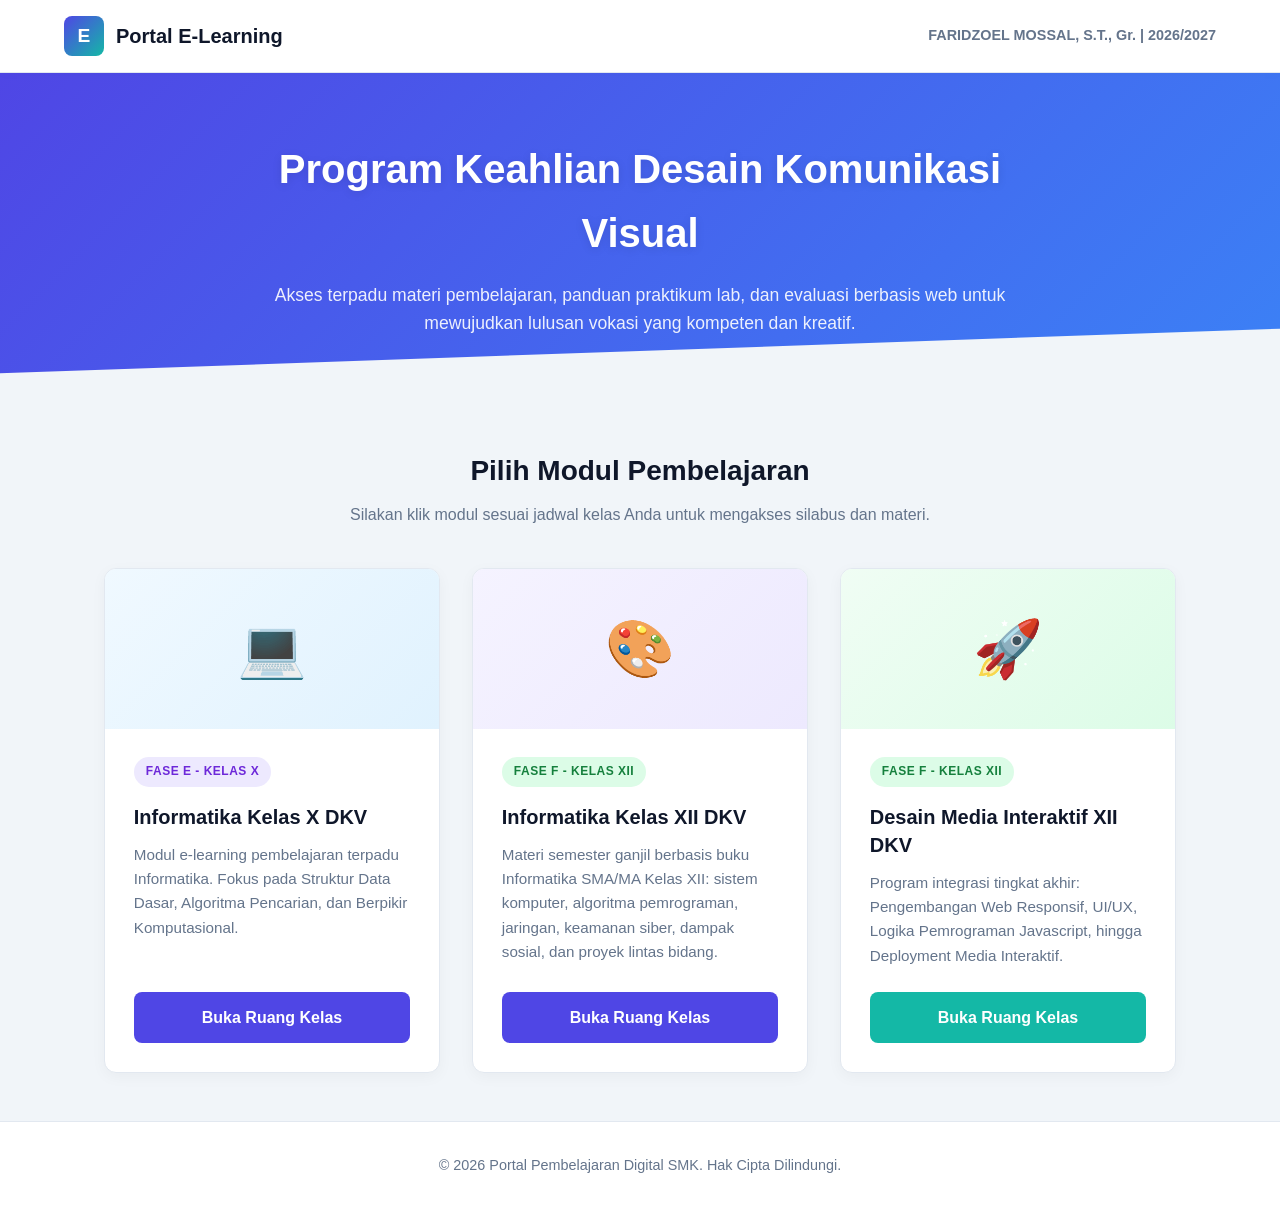
<file: index.html>
<!DOCTYPE html>
<html lang="id">
<head>
    <meta charset="UTF-8">
    <meta name="viewport" content="width=device-width, initial-scale=1.0">
    <title>Portal E-Learning SMK | Keahlian DKV</title>
        <link rel="stylesheet" href="assets/css/landing.css">

</head>
<body>

    <!-- Navigasi Atas -->
    <nav class="navbar">
        <div class="navbar-brand">
            <div class="logo-icon">E</div>
            <h1>Portal E-Learning</h1>
        </div>
        <div class="navbar-meta">
            FARIDZOEL MOSSAL, S.T., Gr. | 2026/2027
        </div>
    </nav>

    <!-- Hero Banner -->
    <header class="hero">
        <div class="hero-content">
            <h2>Program Keahlian Desain Komunikasi Visual</h2>
            <p>Akses terpadu materi pembelajaran, panduan praktikum lab, dan evaluasi berbasis web untuk mewujudkan lulusan vokasi yang kompeten dan kreatif.</p>
        </div>
    </header>

    <!-- Modul Pembelajaran -->
    <main class="container">
        <div class="section-header">
            <h3>Pilih Modul Pembelajaran</h3>
            <p>Silakan klik modul sesuai jadwal kelas Anda untuk mengakses silabus dan materi.</p>
        </div>

        <div class="grid-cards">
            <!-- Kartu 1: File Pertama (Kelas X) -->
            <article class="card">
                <div class="card-cover modul-1">
                    💻
                </div>
                <div class="card-body">
                    <div class="badge-wrapper">
                        <span class="badge fase-e">Fase E - Kelas X</span>
                    </div>
                    <h4 class="card-title">Informatika Kelas X DKV</h4>
                    <p class="card-desc">Modul e-learning pembelajaran terpadu Informatika. Fokus pada Struktur Data Dasar, Algoritma Pencarian, dan Berpikir Komputasional.</p>
                    <div class="card-footer">
                        <a href="./mapel/informatika-x/index.html" class="btn-access">Buka Ruang Kelas</a>
                    </div>
                </div>
            </article>

            <!-- Kartu 2: File Kedua (Kelas X) -->
            <article class="card">
                <div class="card-cover modul-2">
                    🎨
                </div>
                <div class="card-body">
                    <div class="badge-wrapper">
                        <span class="badge fase-f">Fase F - Kelas XII</span>
                    </div>
                    <h4 class="card-title">Informatika Kelas XII DKV</h4>
                    <p class="card-desc">Materi semester ganjil berbasis buku Informatika SMA/MA Kelas XII: sistem komputer, algoritma pemrograman, jaringan, keamanan siber, dampak sosial, dan proyek lintas bidang.</p>
                    <div class="card-footer">
                        <a href="./mapel/informatika-xii/index.html" class="btn-access">Buka Ruang Kelas</a>
                    </div>
                </div>
            </article>

            <!-- Kartu 3: File Ketiga (Kelas XII) -->
            <article class="card">
                <div class="card-cover modul-3">
                    🚀
                </div>
                <div class="card-body">
                    <div class="badge-wrapper">
                        <span class="badge fase-f">Fase F - Kelas XII</span>
                    </div>
                    <h4 class="card-title">Desain Media Interaktif XII DKV</h4>
                    <p class="card-desc">Program integrasi tingkat akhir: Pengembangan Web Responsif, UI/UX, Logika Pemrograman Javascript, hingga Deployment Media Interaktif.</p>
                    <div class="card-footer">
                        <a href="./mapel/desain-media-interaktif-xii/index.html" class="btn-access secondary">Buka Ruang Kelas</a>
                    </div>
                </div>
            </article>
        </div>
    </main>

    <!-- Footer -->
    <footer>
        <p>&copy; 2026 Portal Pembelajaran Digital SMK. Hak Cipta Dilindungi.</p>
    </footer>

</body>
</html>
</file>
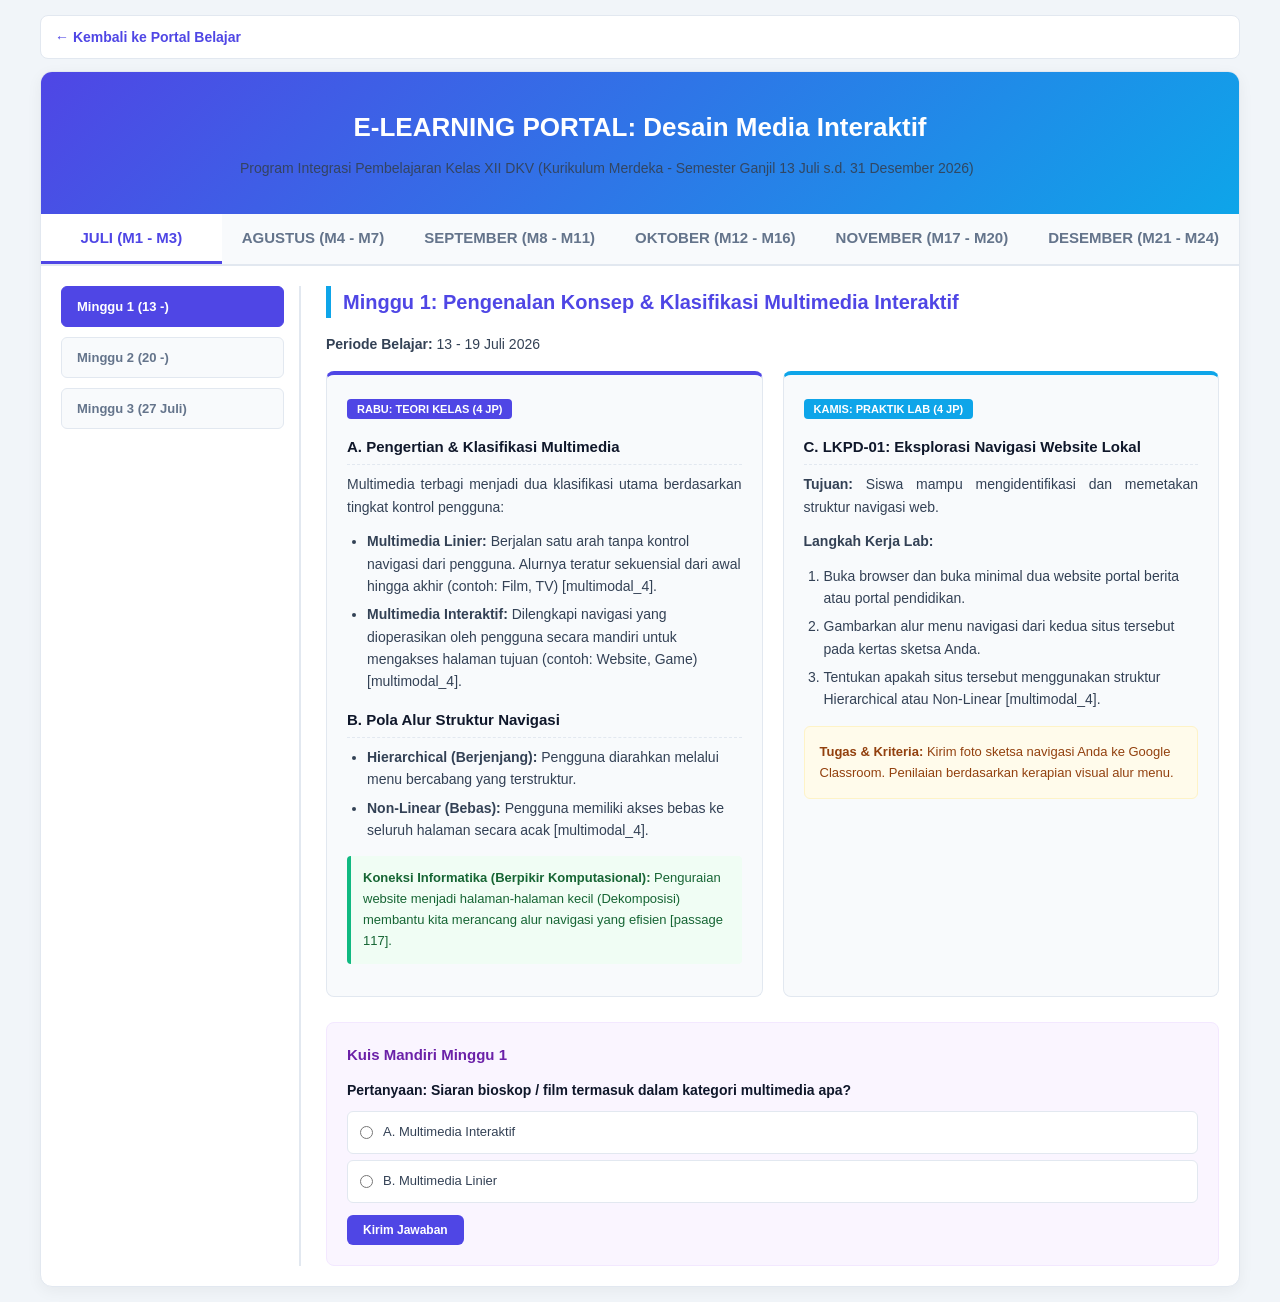
<file: mapel/desain-media-interaktif-xii/index.html>
<!DOCTYPE html>
<html lang="id">
<head>
    <meta charset="UTF-8">
    <meta name="viewport" content="width=device-width, initial-scale=1.0">
    <title>E-Learning Semester Ganjil XII DKV: Desain Media Interaktif </title>
        <link rel="stylesheet" href="style.css">
</head>
<body>

<div class="portal-topnav"><a href="../../index.html">← Kembali ke Portal Belajar</a></div>

<div class="container">
    <header>
        <h1>E-LEARNING PORTAL: Desain Media Interaktif</h1>
        <p>Program Integrasi Pembelajaran Kelas XII DKV (Kurikulum Merdeka - Semester Ganjil 13 Juli s.d. 31 Desember 2026)</p>
    </header>

    <!-- Monthly Navigation Tabs -->
    <div class="month-tabs">
        <button class="month-btn active" onclick="switchMonth(event, 'juli')">JULI (M1 - M3)</button>
        <button class="month-btn" onclick="switchMonth(event, 'agustus')">AGUSTUS (M4 - M7)</button>
        <button class="month-btn" onclick="switchMonth(event, 'september')">SEPTEMBER (M8 - M11)</button>
        <button class="month-btn" onclick="switchMonth(event, 'oktober')">OKTOBER (M12 - M16)</button>
        <button class="month-btn" onclick="switchMonth(event, 'november')">NOVEMBER (M17 - M20)</button>
        <button class="month-btn" onclick="switchMonth(event, 'desember')">DESEMBER (M21 - M24)</button>
    </div>

        <div id="juli" class="month-content active">        <div class="weekly-layout">            <div class="week-nav">                <button class="week-btn active" onclick="switchWeek(event, 'w1', 'juli')">Minggu 1 (13 -)</button>                <button class="week-btn" onclick="switchWeek(event, 'w2', 'juli')">Minggu 2 (20 -)</button>                <button class="week-btn" onclick="switchWeek(event, 'w3', 'juli')">Minggu 3 (27 Juli)</button>            </div>            <div class="week-content-wrapper">                <div id="w1" class="week-view active">                    <h2>Minggu 1: Pengenalan Konsep & Klasifikasi Multimedia Interaktif</h2>                    <p><strong>Periode Belajar:</strong> 13 - 19 Juli 2026</p>                    <div class="day-grid">                        <div class="day-card wednesday">                            <div>                                <span class="badge-day">Rabu: Teori Kelas (4 JP)</span>                                
                <h3>A. Pengertian & Klasifikasi Multimedia</h3>
                <p>Multimedia terbagi menjadi dua klasifikasi utama berdasarkan tingkat kontrol pengguna:</p>
                <ul>
                    <li><strong>Multimedia Linier:</strong> Berjalan satu arah tanpa kontrol navigasi dari pengguna. Alurnya teratur sekuensial dari awal hingga akhir (contoh: Film, TV) [multimodal_4].</li>
                    <li><strong>Multimedia Interaktif:</strong> Dilengkapi navigasi yang dioperasikan oleh pengguna secara mandiri untuk mengakses halaman tujuan (contoh: Website, Game) [multimodal_4].</li>
                </ul>
                <h3>B. Pola Alur Struktur Navigasi</h3>
                <ul>
                    <li><strong>Hierarchical (Berjenjang):</strong> Pengguna diarahkan melalui menu bercabang yang terstruktur.</li>
                    <li><strong>Non-Linear (Bebas):</strong> Pengguna memiliki akses bebas ke seluruh halaman secara acak [multimodal_4].</li>
                </ul>
                <div class="highlight-box">
                    <strong>Koneksi Informatika (Berpikir Komputasional):</strong> Penguraian website menjadi halaman-halaman kecil (Dekomposisi) membantu kita merancang alur navigasi yang efisien [passage 117].
                </div>
                                        </div>                        </div>                        <div class="day-card thursday">                            <div>                                <span class="badge-day">Kamis: Praktik Lab (4 JP)</span>                                
                <h3>C. LKPD-01: Eksplorasi Navigasi Website Lokal</h3>
                <p><strong>Tujuan:</strong> Siswa mampu mengidentifikasi dan memetakan struktur navigasi web.</p>
                <p><strong>Langkah Kerja Lab:</strong></p>
                <ol>
                    <li>Buka browser dan buka minimal dua website portal berita atau portal pendidikan.</li>
                    <li>Gambarkan alur menu navigasi dari kedua situs tersebut pada kertas sketsa Anda.</li>
                    <li>Tentukan apakah situs tersebut menggunakan struktur Hierarchical atau Non-Linear [multimodal_4].</li>
                </ol>
                <div class="assignment-box">
                    <strong>Tugas & Kriteria:</strong> Kirim foto sketsa navigasi Anda ke Google Classroom. Penilaian berdasarkan kerapian visual alur menu.
                </div>
                                        </div>                        </div>                    </div>                    <div class="quiz-section">                        <h4>Kuis Mandiri Minggu 1</h4>                        <div class="question">Pertanyaan: Siaran bioskop / film termasuk dalam kategori multimedia apa?</div>                        <ul class="options-list">                            <li><label class="option-label"><input type="radio" name="q1" value="A"> A. Multimedia Interaktif</label></li>                            <li><label class="option-label"><input type="radio" name="q1" value="B"> B. Multimedia Linier</label></li>                        </ul>                        <button class="btn" onclick="checkAnswer('q1', 'B', 'fb1', 'Tepat! Film bioskop ditonton satu arah tanpa interaksi tombol navigasi, dikategorikan sebagai multimedia linier.')">Kirim Jawaban</button>                        <div id="fb1" class="feedback"></div>                    </div>                </div>                <div id="w2" class="week-view">                    <h2>Minggu 2: Alur Navigasi & Simbol Flowchart Standar</h2>                    <p><strong>Periode Belajar:</strong> 20 - 26 Juli 2026</p>                    <div class="day-grid">                        <div class="day-card wednesday">                            <div>                                <span class="badge-day">Rabu: Teori Kelas (4 JP)</span>                                
                <h3>A. Simbol Flowchart Standar ANSI/ISO</h3>
                <p>Sebelum mendesain atau mengode, alur navigasi media interaktif harus digambarkan secara logis dengan flowchart menggunakan simbol-simbol standar [passage 290]:</p>
                <ul>
                    <li><strong>Terminator (Oval):</strong> Menandai awal (Start) atau akhir (End) sistem [passage 290].</li>
                    <li><strong>Process (Persegi):</strong> Menyatakan instruksi internal program [passage 290].</li>
                    <li><strong>Decision (Belah Ketupat):</strong> Titik percabangan logika bersyarat [passage 290].</li>
                    <li><strong>Input/Output (Jajaran Genjang):</strong> Pengambilan input user atau menampilkan info [passage 290].</li>
                </ul>
                <div class="highlight-box">
                    <strong>Koneksi Informatika (Proses Rekayasa):</strong> Pembuatan flowchart alur masuk dalam fase *Analysis & Design* yang krusial sebelum masuk ke tahap pengodean (*Development*) [passage 206].
                </div>
                                        </div>                        </div>                        <div class="day-card thursday">                            <div>                                <span class="badge-day">Kamis: Praktik Lab (4 JP)</span>                                
                <h3>B. LKPD-02: Merancang Flowchart Navigasi Profil Diri</h3>
                <p><strong>Tujuan:</strong> Siswa mampu merancang flowchart alur navigasi web portofolio diri.</p>
                <p><strong>Langkah Kerja Lab:</strong></p>
                <ol>
                    <li>Buka komputer lab, akses aplikasi draw.io atau Canva.</li>
                    <li>Buat flowchart dengan simbol standar yang menunjukkan alur dari halaman *Home* ke halaman *Profil*, *Galeri*, dan *Kuis* [passage 290].</li>
                    <li>Gunakan simbol Decision untuk menunjukkan logika tombol "Kembali ke Beranda" [passage 290].</li>
                </ol>
                <div class="assignment-box">
                    <strong>Tugas:</strong> Ekspor diagram flowchart Anda menjadi PDF/PNG, kumpulkan di folder Google Drive kelas yang disediakan.
                </div>
                                        </div>                        </div>                    </div>                    <div class="quiz-section">                        <h4>Kuis Mandiri Minggu 2</h4>                        <div class="question">Pertanyaan: Simbol apa yang digunakan untuk titik awal (Start) atau titik akhir (End) program?</div>                        <ul class="options-list">                            <li><label class="option-label"><input type="radio" name="q2" value="A"> A. Proses (Persegi)</label></li>                            <li><label class="option-label"><input type="radio" name="q2" value="B"> B. Terminator (Oval)</label></li>                            <li><label class="option-label"><input type="radio" name="q2" value="C"> C. Decision (Belah Ketupat)</label></li>                        </ul>                        <button class="btn" onclick="checkAnswer('q2', 'B', 'fb2', 'Benar! Terminator berbentuk Oval digunakan khusus untuk menyatakan awal dan akhir dari alur diagram.')">Kirim Jawaban</button>                        <div id="fb2" class="feedback"></div>                    </div>                </div>                <div id="w3" class="week-view">                    <h2>Minggu 3: Prinsip Desain User Interface (UI/UX) - Harmony & Proportion</h2>                    <p><strong>Periode Belajar:</strong> 27 Juli - 2 Agustus 2026</p>                    <div class="day-grid">                        <div class="day-card wednesday">                            <div>                                <span class="badge-day">Rabu: Teori Kelas (4 JP)</span>                                
                <h3>A. Prinsip Desain Antarmuka</h3>
                <p>Antarmuka media interaktif harus memudahkan pengguna (User Experience) dengan menerapkan prinsip visual [multimodal_10]:</p>
                <ul>
                    <li><strong>Harmony (Keselarasan):</strong> Konsistensi gaya grafis, ikon, dan palet warna di semua halaman agar tidak membingungkan [multimodal_10].</li>
                    <li><strong>Proportion (Kesebandingan):</strong> Ukuran elemen navigasi disesuaikan dengan bidang kerja [multimodal_10].</li>
                </ul>
                <h3>B. Ergonomi Tombol Navigasi</h3>
                <p>Navigasi sentuh membutuhkan ukuran ergonomis agar pas dengan jari manusia [multimodal_10]:</p>
                <ul>
                    <li><strong>Smartphone:</strong> Ukuran tombol idealnya berkisar **15-25%** dari luas layar [multimodal_10].</li>
                    <li><strong>Desktop/PC:</strong> Ukuran tombol berkisar antara **10-20%** dari bidang layar [multimodal_10].</li>
                </ul>
                                        </div>                        </div>                        <div class="day-card thursday">                            <div>                                <span class="badge-day">Kamis: Praktik Lab (4 JP)</span>                                
                <h3>C. LKPD-03: Pembuatan Wireframe UI Desktop di Figma</h3>
                <p><strong>Tujuan:</strong> Siswa mampu merancang wireframe layout desktop berdasarkan prinsip proporsi.</p>
                <p><strong>Langkah Kerja Lab:</strong></p>
                <ol>
                    <li>Buka Figma di PC Lab, buat frame desktop (1920x1080px).</li>
                    <li>Buat wireframe hitam-putih untuk 3 halaman: Beranda, Materi, dan Kuis.</li>
                    <li>Tempatkan tombol navigasi menu secara konsisten di area kiri atau atas menggunakan ukuran proporsional (10-20%) [multimodal_10].</li>
                </ol>
                <div class="assignment-box">
                    <strong>Tugas:</strong> Salin link "Share Viewer" proyek Figma Anda, kumpulkan di Google Classroom.
                </div>
                                        </div>                        </div>                    </div>                    <div class="quiz-section">                        <h4>Kuis Mandiri Minggu 3</h4>                        <div class="question">Pertanyaan: Berdasarkan prinsip proporsi, berapa kisaran ukuran ideal tombol navigasi pada ponsel layar sentuh?</div>                        <ul class="options-list">                            <li><label class="option-label"><input type="radio" name="q3" value="A"> A. 5% - 10%</label></li>                            <li><label class="option-label"><input type="radio" name="q3" value="B"> B. 15% - 25%</label></li>                            <li><label class="option-label"><input type="radio" name="q3" value="C"> C. 35% - 50%</label></li>                        </ul>                        <button class="btn" onclick="checkAnswer('q3', 'B', 'fb3', 'Hebat! Ukuran 15-25% disesuaikan dengan ergonomi jari agar tidak terjadi kesalahan menekan tombol di layar sentuh.')">Kirim Jawaban</button>                        <div id="fb3" class="feedback"></div>                    </div>                </div>            </div>        </div>    </div>    <div id="agustus" class="month-content">        <div class="weekly-layout">            <div class="week-nav">                <button class="week-btn active" onclick="switchWeek(event, 'w4', 'agustus')">Minggu 4 (3 -)</button>                <button class="week-btn" onclick="switchWeek(event, 'w5', 'agustus')">Minggu 5 (10 -)</button>                <button class="week-btn" onclick="switchWeek(event, 'w6', 'agustus')">Minggu 6 (17 -)</button>                <button class="week-btn" onclick="switchWeek(event, 'w7', 'agustus')">Minggu 7 (24 -)</button>            </div>            <div class="week-content-wrapper">                <div id="w4" class="week-view active">                    <h2>Minggu 4: Manajemen Penggabungan Media & Etika Hak Cipta (HAKI)</h2>                    <p><strong>Periode Belajar:</strong> 3 - 9 Agustus 2026</p>                    <div class="day-grid">                        <div class="day-card wednesday">                            <div>                                <span class="badge-day">Rabu: Teori Kelas (4 JP)</span>                                
                <h3>A. Penggabungan Unsur Media</h3>
                <p>Web interaktif menggabungkan berbagai unsur media (Teks, Gambar, Audio, Video) [multimodal_31]. Sebagai pengembang, kita harus mengoptimalkan ukuran media demi kecepatan web [multimodal_39].</p>
                <h3>B. Etika & Hak Cipta Digital (HAKI)</h3>
                <p>Di era digital, kita wajib menghargai karya milik orang lain sesuai aturan hukum di Indonesia [passage 104, 175]:</p>
                <ul>
                    <li>Gunakan lisensi <strong>Creative Commons (CCL)</strong> untuk mencari aset legal gratis [passage 178].</li>
                    <li>Selalu cantumkan kredit atau atribusi sumber orisinal secara jujur [passage 177].</li>
                    <li>Gunakan kompresi visual agar aset gambar tidak pecah tapi berukuran kecil [multimodal_39].</li>
                </ul>
                                        </div>                        </div>                        <div class="day-card thursday">                            <div>                                <span class="badge-day">Kamis: Praktik Lab (4 JP)</span>                                
                <h3>C. LKPD-04: Optimasi Ukuran Gambar & Atribusi Aset</h3>
                <p><strong>Tujuan:</strong> Siswa mampu mengompres ukuran gambar dan mendokumentasikan atribusi lisensi.</p>
                <p><strong>Langkah Kerja Lab:</strong></p>
                <ol>
                    <li>Cari gambar gratis di Unsplash berlisensi CC0.</li>
                    <li>Gunakan Adobe Photoshop atau website TinyPNG untuk mengompres resolusinya hingga di bawah 500 KB [multimodal_39].</li>
                    <li>Buat berkas teks berisi catatan nama pencipta dan link sumber gambar [passage 177].</li>
                </ol>
                <div class="assignment-box">
                    <strong>Tugas:</strong> Unggah gambar yang telah dikompresi beserta dokumen teks atribusinya ke Google Classroom.
                </div>
                                        </div>                        </div>                    </div>                    <div class="quiz-section">                        <h4>Kuis Mandiri Minggu 4</h4>                        <div class="question">Pertanyaan: Lisensi apakah yang memudahkan kita menggunakan karya visual secara gratis dan legal di internet?</div>                        <ul class="options-list">                            <li><label class="option-label"><input type="radio" name="q4" value="A"> A. All Rights Reserved</label></li>                            <li><label class="option-label"><input type="radio" name="q4" value="B"> B. Creative Commons License (CCL)</label></li>                            <li><label class="option-label"><input type="radio" name="q4" value="C"> C. Commercial License</label></li>                        </ul>                        <button class="btn" onclick="checkAnswer('q4', 'B', 'fb4', 'Benar! Creative Commons License memandu kita dalam menggunakan aset media secara legal tanpa melanggar hak cipta.')">Kirim Jawaban</button>                        <div id="fb4" class="feedback"></div>                    </div>                </div>                <div id="w5" class="week-view">                    <h2>Minggu 5: Pengenalan Web-Based DMI & Struktur HTML5</h2>                    <p><strong>Periode Belajar:</strong> 10 - 16 Agustus 2026</p>                    <div class="day-grid">                        <div class="day-card wednesday">                            <div>                                <span class="badge-day">Rabu: Teori Kelas (4 JP)</span>                                
                <h3>A. Website Sebagai Media Interaktif</h3>
                <p>Media interaktif berbasis web menyatukan teks, multimedia, dan navigasi melalui perantara web browser [multimodal_31]. Dokumen web diatur menggunakan bahasa markah HTML5.</p>
                <h3>B. Struktur Dasar Dokumen HTML5</h3>
                <p>Setiap berkas web wajib memiliki elemen penentu struktur halaman [multimodal_27]:</p>
                <ul>
                    <li><code>&lt;!DOCTYPE html&gt;</code>: Mendefinisikan tipe dokumen HTML5 [multimodal_27].</li>
                    <li><code>&lt;html&gt;</code>: Elemen induk pembungkus seluruh konten [multimodal_27].</li>
                    <li><code>&lt;head&gt;</code>: Menyimpan metadata dan judul halaman [multimodal_27].</li>
                    <li><code>&lt;body&gt;</code>: Berisi konten visual yang tampil di layar browser [multimodal_27].</li>
                </ul>
                                        </div>                        </div>                        <div class="day-card thursday">                            <div>                                <span class="badge-day">Kamis: Praktik Lab (4 JP)</span>                                
                <h3>C. LKPD-05: Membuat Halaman Web HTML Pertama Anda</h3>
                <p><strong>Tujuan:</strong> Siswa mampu menginstal struktur dasar HTML5 dan menampilkannya di browser.</p>
                <p><strong>Langkah Kerja Lab:</strong></p>
                <ol>
                    <li>Buka text editor (VS Code / Notepad++) di komputer lab.</li>
                    <li>Tuliskan struktur dasar dokumen HTML5 [multimodal_27].</li>
                    <li>Tambahkan tag heading <code>&lt;h1&gt;</code> dan paragraf di dalam tag body.</li>
                    <li>Simpan berkas dengan nama <code>index.html</code> lalu buka berkas tersebut melalui browser.</li>
                </ol>
                <div class="assignment-box">
                    <strong>Tugas:</strong> Kumpulkan screenshot tampilan halaman index.html Anda yang terbuka di browser.
                </div>
                                        </div>                        </div>                    </div>                    <div class="quiz-section">                        <h4>Kuis Mandiri Minggu 5</h4>                        <div class="question">Pertanyaan: Tag mana yang menyimpan seluruh konten visual yang akan dilihat oleh pengunjung website?</div>                        <ul class="options-list">                            <li><label class="option-label"><input type="radio" name="q5" value="A"> A. <html></label></li>                            <li><label class="option-label"><input type="radio" name="q5" value="B"> B. <head></label></li>                            <li><label class="option-label"><input type="radio" name="q5" value="C"> C. <body></label></li>                        </ul>                        <button class="btn" onclick="checkAnswer('q5', 'C', 'fb5', 'Benar! Tag <body> digunakan untuk membungkus seluruh elemen visual seperti gambar, teks, dan tombol.')">Kirim Jawaban</button>                        <div id="fb5" class="feedback"></div>                    </div>                </div>                <div id="w6" class="week-view">                    <h2>Minggu 6: Styling Halaman dengan CSS3 - Selector & Box Model</h2>                    <p><strong>Periode Belajar:</strong> 17 - 23 Agustus 2026</p>                    <div class="day-grid">                        <div class="day-card wednesday">                            <div>                                <span class="badge-day">Rabu: Teori Kelas (4 JP)</span>                                
                <h3>A. Konsep Dasar Cascading Style Sheets (CSS)</h3>
                <p>CSS berfungsi untuk memperindah tampilan visual halaman HTML yang polos [multimodal_25]. Anatomi penulisan aturan CSS terdiri dari tiga komponen utama [multimodal_25]:</p>
                <ul>
                    <li><strong>Selector:</strong> Elemen target HTML yang ingin diubah gayanya (contoh: <code>h1</code>) [multimodal_25].</li>
                    <li><strong>Property:</strong> Atribut tampilan yang ingin diganti (contoh: <code>color</code>) [multimodal_25].</li>
                    <li><strong>Value:</strong> Nilai perubahan dari atribut tersebut (contoh: <code>blue</code>) [multimodal_25].</li>
                </ul>
                <h3>B. Penempatan Kode CSS</h3>
                <p>Aturan style dapat ditaruh lewat 3 cara: Inline style (langsung di tag), Internal style (di dalam tag <code>&lt;style&gt;</code>), atau External style (file terpisah `.css`) [multimodal_25].</p>
                                        </div>                        </div>                        <div class="day-card thursday">                            <div>                                <span class="badge-day">Kamis: Praktik Lab (4 JP)</span>                                
                <h3>C. LKPD-06: Mengaplikasikan CSS Internal untuk Styling Halaman</h3>
                <p><strong>Tujuan:</strong> Siswa mampu mengganti warna teks, ukuran huruf, dan latar belakang menggunakan CSS.</p>
                <p><strong>Langkah Kerja Lab:</strong></p>
                <ol>
                    <li>Buka file <code>index.html</code> dari tugas minggu lalu di text editor.</li>
                    <li>Di dalam tag <code>&lt;head&gt;</code>, sisipkan blok tag <code>&lt;style&gt;</code> [multimodal_25].</li>
                    <li>Gunakan selector untuk mengganti warna font pada heading 1 menjadi merah dan latar belakang bodi menjadi abu-abu terang [multimodal_25, multimodal_28].</li>
                </ol>
                <div class="assignment-box">
                    <strong>Tugas:</strong> Kirimkan source code HTML Anda ke form tugas kelas di Google Classroom.
                </div>
                                        </div>                        </div>                    </div>                    <div class="quiz-section">                        <h4>Kuis Mandiri Minggu 6</h4>                        <div class="question">Pertanyaan: Pada kode 'h1 { color: red; }', bagian manakah yang bertindak sebagai Selector?</div>                        <ul class="options-list">                            <li><label class="option-label"><input type="radio" name="q6" value="A"> A. h1</label></li>                            <li><label class="option-label"><input type="radio" name="q6" value="B"> B. color</label></li>                            <li><label class="option-label"><input type="radio" name="q6" value="C"> C. red</label></li>                        </ul>                        <button class="btn" onclick="checkAnswer('q6', 'A', 'fb6', 'Tepat! 'h1' bertindak sebagai Selector, yang mengarahkan target tag HTML mana yang akan dipasangi gaya visual.')">Kirim Jawaban</button>                        <div id="fb6" class="feedback"></div>                    </div>                </div>                <div id="w7" class="week-view">                    <h2>Minggu 7: Layout Web Responsif & Media Queries</h2>                    <p><strong>Periode Belajar:</strong> 24 - 30 Agustus 2026</p>                    <div class="day-grid">                        <div class="day-card wednesday">                            <div>                                <span class="badge-day">Rabu: Teori Kelas (4 JP)</span>                                
                <h3>A. Konsep Responsivitas Halaman Web</h3>
                <p>Website DMI yang baik harus menyesuaikan tampilannya saat dibuka di komputer desktop, tablet, maupun layar handphone [multimodal_26]. Perbedaan dimensi ini dapat dikelola menggunakan fitur CSS3 Media Queries [multimodal_26].</p>
                <h3>B. Penerapan Media Queries</h3>
                <p>Media query mendeteksi lebar bidang layar perangkat pengakses lalu menerapkan gaya CSS khusus [multimodal_26]:</p>
                <pre style="background: #f1f5f9; padding: 10px; border-radius: 4px; font-size:12px;">@media (max-width: 768px) {
    /* Aturan style khusus untuk smartphone */
}</pre>
                                        </div>                        </div>                        <div class="day-card thursday">                            <div>                                <span class="badge-day">Kamis: Praktik Lab (4 JP)</span>                                
                <h3>C. LKPD-07: Membuat Grid Responsif Dua Kolom</h3>
                <p><strong>Tujuan:</strong> Siswa mampu merancang grid CSS yang responsif saat ukuran browser mengecil.</p>
                <p><strong>Langkah Kerja Lab:</strong></p>
                <ol>
                    <li>Gunakan tag div pembungkus berkelas <code>grid-container</code>.</li>
                    <li>Tulis CSS untuk menyusun grid dua kolom berdampingan pada layar desktop.</li>
                    <li>Tambahkan Media Query agar saat lebar layar di bawah 768px, kolom berubah menumpuk vertikal satu kolom demi kenyamanan baca di ponsel [multimodal_26].</li>
                </ol>
                <div class="assignment-box">
                    <strong>Tugas:</strong> Kumpulkan link file HTML Anda (atau screenshot perbandingan desktop vs mobile).
                </div>
                                        </div>                        </div>                    </div>                    <div class="quiz-section">                        <h4>Kuis Mandiri Minggu 7</h4>                        <div class="question">Pertanyaan: Sintaks CSS apa yang digunakan untuk mendeteksi ukuran layar perangkat demi menciptakan web responsif?</div>                        <ul class="options-list">                            <li><label class="option-label"><input type="radio" name="q7" value="A"> A. @import</label></li>                            <li><label class="option-label"><input type="radio" name="q7" value="B"> B. @media query</label></li>                            <li><label class="option-label"><input type="radio" name="q7" value="C"> C. @keyframes</label></li>                        </ul>                        <button class="btn" onclick="checkAnswer('q7', 'B', 'fb7', 'Benar! Fitur @media query di CSS3 berfungsi mendeteksi resolusi dan lebar layar pengakses secara dinamis.')">Kirim Jawaban</button>                        <div id="fb7" class="feedback"></div>                    </div>                </div>            </div>        </div>    </div>    <div id="september" class="month-content">        <div class="weekly-layout">            <div class="week-nav">                <button class="week-btn active" onclick="switchWeek(event, 'w8', 'september')">Minggu 8 (31 Agustus)</button>                <button class="week-btn" onclick="switchWeek(event, 'w9', 'september')">Minggu 9 (7 -)</button>                <button class="week-btn" onclick="switchWeek(event, 'w10', 'september')">Minggu 10 (14 -)</button>                <button class="week-btn" onclick="switchWeek(event, 'w11', 'september')">Minggu 11 (21 -)</button>            </div>            <div class="week-content-wrapper">                <div id="w8" class="week-view active">                    <h2>Minggu 8: Desain Tombol Navigasi CSS & Hover Effect</h2>                    <p><strong>Periode Belajar:</strong> 31 Agustus - 6 September 2026</p>                    <div class="day-grid">                        <div class="day-card wednesday">                            <div>                                <span class="badge-day">Rabu: Teori Kelas (4 JP)</span>                                
                <h3>A. Menghidupkan Navigasi dengan Efek Hover</h3>
                <p>Untuk memberi umpan balik visual bahwa suatu elemen dapat diklik, desainer web menggunakan selector keadaan semu (pseudo-classes) `:hover` [multimodal_26].</p>
                <h3>B. Properti Transisi CSS</h3>
                <p>Gunakan properti <code>transition</code> agar efek perubahan warna atau ukuran tombol berlangsung secara mulus (halus), tidak patah secara instan.</p>
                                        </div>                        </div>                        <div class="day-card thursday">                            <div>                                <span class="badge-day">Kamis: Praktik Lab (4 JP)</span>                                
                <h3>C. LKPD-08: Mendesain Tombol Navigasi Interaktif</h3>
                <p><strong>Tujuan:</strong> Siswa mampu mendesain tombol navigasi HTML yang responsif terhadap gerakan pointer mouse.</p>
                <p><strong>Langkah Kerja Lab:</strong></p>
                <ol>
                    <li>Buat berkas HTML baru dengan tag tombol link <code>&lt;a class="nav-btn"&gt;Mulai&lt;/a&gt;</code>.</li>
                    <li>Styling tombol tersebut dengan padding, warna background, border-radius, dan transisi 0.3s [multimodal_26].</li>
                    <li>Tulis style khusus <code>.nav-btn:hover</code> yang merubah warna background dan sedikit membesarkan ukuran tombol saat pointer melintas.</li>
                </ol>
                <div class="assignment-box">
                    <strong>Tugas:</strong> Ambil rekaman layar singkat (GIF/Video) saat tombol Anda didekati mouse, unggah ke Classroom.
                </div>
                                        </div>                        </div>                    </div>                    <div class="quiz-section">                        <h4>Kuis Mandiri Minggu 8</h4>                        <div class="question">Pertanyaan: Keadaan semu (pseudo-class) CSS apa yang mendeteksi ketika pointer mouse berada di atas elemen tombol?</div>                        <ul class="options-list">                            <li><label class="option-label"><input type="radio" name="q8" value="A"> A. :focus</label></li>                            <li><label class="option-label"><input type="radio" name="q8" value="B"> B. :active</label></li>                            <li><label class="option-label"><input type="radio" name="q8" value="C"> C. :hover</label></li>                        </ul>                        <button class="btn" onclick="checkAnswer('q8', 'C', 'fb8', 'Tepat sekali! Keadaan :hover dipicu secara otomatis oleh browser ketika kursor mouse melintas di atas elemen target.')">Kirim Jawaban</button>                        <div id="fb8" class="feedback"></div>                    </div>                </div>                <div id="w9" class="week-view">                    <h2>Minggu 9: Integrasi Video & Pengolahan Audio dalam Web</h2>                    <p><strong>Periode Belajar:</strong> 7 - 13 September 2026</p>                    <div class="day-grid">                        <div class="day-card wednesday">                            <div>                                <span class="badge-day">Rabu: Teori Kelas (4 JP)</span>                                
                <h3>A. Menyisipkan Elemen Video & Audio HTML5</h3>
                <p>Website DMI modern sering dilengkapi iringan musik atau presentasi materi video [multimodal_21, multimodal_29]. HTML5 memfasilitasi hal ini secara langsung melalui tag native [multimodal_29]:</p>
                <ul>
                    <li><code>&lt;audio src="..." controls&gt;</code>: Menyisipkan pemutar suara [multimodal_29].</li>
                    <li><code>&lt;video src="..." controls width="..."&gt;</code>: Menyisipkan pemutar video [multimodal_29].</li>
                </ul>
                <h3>B. Atribut Kontrol Pemutar</h3>
                <p>Atribut penting yang dapat diatur meliputi `controls` (menampilkan bar tombol), `autoplay` (jalan otomatis), `loop` (mengulang lagu), dan `preload` [multimodal_30, multimodal_34].</p>
                                        </div>                        </div>                        <div class="day-card thursday">                            <div>                                <span class="badge-day">Kamis: Praktik Lab (4 JP)</span>                                
                <h3>C. LKPD-09: Menyusun Galeri Audio-Video Responsif</h3>
                <p><strong>Tujuan:</strong> Siswa mampu menyisipkan dan membatasi pemutaran media suara & video pada web.</p>
                <p><strong>Langkah Kerja Lab:</strong></p>
                <ol>
                    <li>Siapkan aset video MP4 dan audio MP3 berukuran ringan (<2MB) hasil kompresi di lab.</li>
                    <li>Tulis script HTML5 untuk menyisipkan video dan audio dengan atribut controls dan loop agar lagu berputar terus secara berulang [multimodal_29, multimodal_30].</li>
                    <li>Atur lebar bingkai video menggunakan CSS agar selalu sebanding (proportion) dengan layar [multimodal_10].</li>
                </ol>
                <div class="assignment-box">
                    <strong>Tugas:</strong> Kirimkan folder proyek (HTML + Aset Media) yang telah di-ZIP ke link kumpul tugas sekolah.
                </div>
                                        </div>                        </div>                    </div>                    <div class="quiz-section">                        <h4>Kuis Mandiri Minggu 9</h4>                        <div class="question">Pertanyaan: Atribut apa yang wajib ditambahkan pada tag <audio> agar browser menampilkan tombol Play, Pause, dan Volume?</div>                        <ul class="options-list">                            <li><label class="option-label"><input type="radio" name="q9" value="A"> A. loop</label></li>                            <li><label class="option-label"><input type="radio" name="q9" value="B"> B. autoplay</label></li>                            <li><label class="option-label"><input type="radio" name="q9" value="C"> C. controls</label></li>                        </ul>                        <button class="btn" onclick="checkAnswer('q9', 'C', 'fb9', 'Tepat! Atribut 'controls' menyuruh browser memunculkan panel kendali suara interaktif bawaan bagi pemakai.')">Kirim Jawaban</button>                        <div id="fb9" class="feedback"></div>                    </div>                </div>                <div id="w10" class="week-view">                    <h2>Minggu 10: Evaluasi Desain Web - Parameter Usability</h2>                    <p><strong>Periode Belajar:</strong> 14 - 20 September 2026</p>                    <div class="day-grid">                        <div class="day-card wednesday">                            <div>                                <span class="badge-day">Rabu: Teori Kelas (4 JP)</span>                                
                <h3>A. Evaluasi Kegunaan (Usability) Website</h3>
                <p>Sebelum dipublikasikan, web media interaktif harus lolos evaluasi kualitas [multimodal_36]. Beberapa parameter utama kegunaan meliputi [multimodal_38, multimodal_39]:</p>
                <ul>
                    <li><strong>Accessibility:</strong> Kemudahan akses situs dari berbagai macam perangkat maupun koneksi [multimodal_38].</li>
                    <li><strong>Readability:</strong> Kejelasan teks untuk dibaca dengan nyaman tanpa melelahkan mata [multimodal_39].</li>
                    <li><strong>Credibility:</strong> Kepercayaan pengguna terhadap kesahihan isi konten dan orisinalitas info [multimodal_40].</li>
                </ul>
                                        </div>                        </div>                        <div class="day-card thursday">                            <div>                                <span class="badge-day">Kamis: Praktik Lab (4 JP)</span>                                
                <h3>B. LKPD-10: Penilaian Heuristik Web Teman Sebaya</h3>
                <p><strong>Tujuan:</strong> Siswa mampu mengevaluasi dan memberikan masukan objektif pada antarmuka buatan teman.</p>
                <p><strong>Langkah Kerja Lab:</strong></p>
                <ol>
                    <li>Saling bertukar komputer dengan teman sebangku Anda.</li>
                    <li>Uji coba website interaktif buatan teman Anda dari aspek keterbacaan teks dan kemudahan navigasi tombol [multimodal_39, multimodal_44].</li>
                    <li>Isi lembar penilaian heuristik berdasarkan kelancaran tombol dan harmonisasi warna [multimodal_10, multimodal_43].</li>
                </ol>
                <div class="assignment-box">
                    <strong>Tugas:</strong> Kumpulkan lembar laporan saran perbaikan antarmuka (Heuristic Review) di Google Classroom.
                </div>
                                        </div>                        </div>                    </div>                    <div class="quiz-section">                        <h4>Kuis Mandiri Minggu 10</h4>                        <div class="question">Pertanyaan: Aspek kelayakan yang menilai kemudahan membaca teks dan navigasi dalam suatu halaman situs web disebut...</div>                        <ul class="options-list">                            <li><label class="option-label"><input type="radio" name="q10" value="A"> A. Readability</label></li>                            <li><label class="option-label"><input type="radio" name="q10" value="B"> B. Security</label></li>                            <li><label class="option-label"><input type="radio" name="q10" value="C"> C. Performance</label></li>                        </ul>                        <button class="btn" onclick="checkAnswer('q10', 'A', 'fb10', 'Benar! Readability mengevaluasi ukuran font, tingkat kontras warna teks terhadap latar belakang demi kenyamanan baca.')">Kirim Jawaban</button>                        <div id="fb10" class="feedback"></div>                    </div>                </div>                <div id="w11" class="week-view">                    <h2>Minggu 11: Pengukuran Performansi Web - Speed & Load Time</h2>                    <p><strong>Periode Belajar:</strong> 21 - 27 September 2026</p>                    <div class="day-grid">                        <div class="day-card wednesday">                            <div>                                <span class="badge-day">Rabu: Teori Kelas (4 JP)</span>                                
                <h3>A. Pentingnya Kecepatan Load Time</h3>
                <p>Pengguna cenderung meninggalkan website yang memuat halaman terlalu lama (lemah performa) [multimodal_40]. Kecepatan dipengaruhi oleh cara pengemasan aset gambar/video yang tertanam di halaman web [multimodal_39, multimodal_40].</p>
                <h3>B. Pengukuran Kecepatan</h3>
                <p>Alat ukur visual seperti Google PageSpeed Insights membantu kita memantau waktu respons (Response Time) halaman web saat pertama kali diakses [multimodal_40].</p>
                                        </div>                        </div>                        <div class="day-card thursday">                            <div>                                <span class="badge-day">Kamis: Praktik Lab (4 JP)</span>                                
                <h3>C. LKPD-11: Menguji & Mengoptimasi Performansi Web</h3>
                <p><strong>Tujuan:</strong> Siswa mampu mengukur kecepatan render dokumen web dan memotong beban komputasi gambar.</p>
                <p><strong>Langkah Kerja Lab:</strong></p>
                <ol>
                    <li>Gunakan fitur 'Inspect Element -> Network' di browser komputer Lab.</li>
                    <li>Muat ulang halaman website portofolio lokal Anda, catat total ukuran file (KB/MB) dan waktu muatnya (detik).</li>
                    <li>Lakukan kompresi ulang pada aset gambar yang besar, uji kembali, lalu bandingkan selisih waktu muat barunya [multimodal_39].</li>
                </ol>
                <div class="assignment-box">
                    <strong>Tugas:</strong> Tulis perbandingan performa sebelum vs setelah optimasi gambar dalam format PDF/Word.
                </div>
                                        </div>                        </div>                    </div>                    <div class="quiz-section">                        <h4>Kuis Mandiri Minggu 11</h4>                        <div class="question">Pertanyaan: Mengapa kita harus menjaga waktu muat (load time) website serendah mungkin?</div>                        <ul class="options-list">                            <li><label class="option-label"><input type="radio" name="q11" value="A"> A. Agar browser tidak mendeteksi kode CSS</label></li>                            <li><label class="option-label"><input type="radio" name="q11" value="B"> B. Agar pengguna merasa nyaman dan tidak jenuh menunggu pemuatan konten</label></li>                            <li><label class="option-label"><input type="radio" name="q11" value="C"> C. Agar kapasitas harddisk server bertambah besar</label></li>                        </ul>                        <button class="btn" onclick="checkAnswer('q11', 'B', 'fb11', 'Tepat! Kecepatan muat (load time) yang cepat meningkatkan kenyamanan navigasi pemakai (User Experience).')">Kirim Jawaban</button>                        <div id="fb11" class="feedback"></div>                    </div>                </div>            </div>        </div>    </div>    <div id="oktober" class="month-content">        <div class="weekly-layout">            <div class="week-nav">                <button class="week-btn active" onclick="switchWeek(event, 'w12', 'oktober')">Minggu 12 (28 September)</button>                <button class="week-btn" onclick="switchWeek(event, 'w13', 'oktober')">Minggu 13 (5 -)</button>                <button class="week-btn" onclick="switchWeek(event, 'w14', 'oktober')">Minggu 14 (12 -)</button>                <button class="week-btn" onclick="switchWeek(event, 'w15', 'oktober')">Minggu 15 (19 -)</button>                <button class="week-btn" onclick="switchWeek(event, 'w16', 'oktober')">Minggu 16 (26 Oktober)</button>            </div>            <div class="week-content-wrapper">                <div id="w12" class="week-view active">                    <h2>Minggu 12: Evaluasi Tengah Semester (UTS) & Portofolio DMI</h2>                    <p><strong>Periode Belajar:</strong> 28 September - 4 Oktober 2026</p>                    <div class="day-grid">                        <div class="day-card wednesday">                            <div>                                <span class="badge-day">Rabu: Teori Kelas (4 JP)</span>                                
                <h3>A. Review Portofolio Desain DMI Tahap I</h3>
                <p>Minggu ini kita melakukan review menyeluruh terhadap seluruh aset wireframe, flowchart navigasi, serta rancangan HTML & CSS yang telah diselesaikan sejauh ini [passage 214].</p>
                <div class="highlight-box">
                    <strong>Konsep Refleksi Belajar:</strong> Siswa diajak bercermin mengenai efisiensi alur desain yang dibuat serta memetakan kendala visual yang dialami selama setengah semester pertama [passage 214].
                </div>
                                        </div>                        </div>                        <div class="day-card thursday">                            <div>                                <span class="badge-day">Kamis: Praktik Lab (4 JP)</span>                                
                <h3>B. UTS Praktik: Penyempurnaan Portofolio Web</h3>
                <p><strong>Tujuan:</strong> Menyelesaikan dan merapikan seluruh halaman web statis agar siap diintegrasikan dengan kode interaktivitas di bab berikutnya.</p>
                <p><strong>Langkah Kerja Lab:</strong></p>
                <ol>
                    <li>Koreksi seluruh link mati (broken links) antar halaman HTML Anda.</li>
                    <li>Pastikan semua aset media gambar/video telah dikompresi di bawah 500 KB dan tata letaknya harmonis di layar desktop [multimodal_10, multimodal_39].</li>
                </ol>
                <div class="assignment-box">
                    <strong>Pengumpulan UTS:</strong> Unggah file ZIP kompilasi seluruh portofolio web statis Anda ke folder Google Classroom UTS.
                </div>
                                        </div>                        </div>                    </div>                    <div class="quiz-section">                        <h4>Kuis Mandiri Minggu 12</h4>                        <div class="question">Pertanyaan: Apa fokus evaluasi dalam pengumpulan portofolio web statis tahap pertama ini?</div>                        <ul class="options-list">                            <li><label class="option-label"><input type="radio" name="q12" value="A"> A. Menghubungkan basis data eksternal</label></li>                            <li><label class="option-label"><input type="radio" name="q12" value="B"> B. Kerapian struktur HTML, estetika CSS, dan kelancaran link navigasi antar halaman</label></li>                            <li><label class="option-label"><input type="radio" name="q12" value="C"> C. Koneksi hardware robotik</label></li>                        </ul>                        <button class="btn" onclick="checkAnswer('q12', 'B', 'fb12', 'Benar! Fokus UTS adalah mematangkan fondasi web statis dari aspek kerapian visual, struktur kode, dan navigasi.')">Kirim Jawaban</button>                        <div id="fb12" class="feedback"></div>                    </div>                </div>                <div id="w13" class="week-view">                    <h2>Minggu 13: Pengenalan Logika Pemrograman - Variabel & Tipe Data</h2>                    <p><strong>Periode Belajar:</strong> 5 - 11 Oktober 2026</p>                    <div class="day-grid">                        <div class="day-card wednesday">                            <div>                                <span class="badge-day">Rabu: Teori Kelas (4 JP)</span>                                
                <h3>A. Logika Berpikir Komputasional dalam Kode</h3>
                <p>Untuk membuat media interaktif yang dapat memproses data (seperti kuis atau game), kita harus menyisipkan logika pemrograman komputer [multimodal_3, passage 155].</p>
                <h3>B. Variabel & Konstanta</h3>
                <ul>
                    <li><strong>Variabel:</strong> Wadah penyimpanan data dalam memori komputer yang nilainya dapat berubah selama program berjalan [passage 172]. Ditulis dengan kata kunci <code>var</code> atau <code>let</code> [multimodal_53].</li>
                    <li><strong>Konstanta:</strong> Wadah penyimpanan data yang nilainya tetap/permanen tidak boleh diubah (kata kunci: <code>const</code>) [multimodal_53].</li>
                </ul>
                <h3>C. Tipe Data Dasar</h3>
                <p>Jenis data meliputi: <code>String</code> (teks), <code>Number</code> (angka/numerik), dan <code>Boolean</code> (nilai logis true/false) [multimodal_53].</p>
                                        </div>                        </div>                        <div class="day-card thursday">                            <div>                                <span class="badge-day">Kamis: Praktik Lab (4 JP)</span>                                
                <h3>D. LKPD-12: Menulis & Mendeklarasikan Variabel JavaScript</h3>
                <p><strong>Tujuan:</strong> Siswa mampu mendeklarasikan variabel dan menampilkan nilainya di konsol browser.</p>
                <p><strong>Langkah Kerja Lab:</strong></p>
                <ol>
                    <li>Buat berkas HTML baru, sisipkan tag <code>&lt;script&gt;</code> sebelum penutup body.</li>
                    <li>Tulis baris kode deklarasi nama siswa (String) dan nilai skor (Number) [multimodal_53].</li>
                    <li>Tampilkan nilai variabel tersebut menggunakan fungsi output <code>console.log()</code>. Buka browser dan inspect konsol Anda [multimodal_51].</li>
                </ol>
                <div class="assignment-box">
                    <strong>Tugas:</strong> Salin baris kode skrip JavaScript deklarasi variabel Anda dan kumpulkan di Google Classroom.
                </div>
                                        </div>                        </div>                    </div>                    <div class="quiz-section">                        <h4>Kuis Mandiri Minggu 13</h4>                        <div class="question">Pertanyaan: Tipe data manakah yang tepat digunakan untuk menyimpan teks nama lengkap siswa?</div>                        <ul class="options-list">                            <li><label class="option-label"><input type="radio" name="q13" value="A"> A. Number</label></li>                            <li><label class="option-label"><input type="radio" name="q13" value="B"> B. String</label></li>                            <li><label class="option-label"><input type="radio" name="q13" value="C"> C. Boolean</label></li>                        </ul>                        <button class="btn" onclick="checkAnswer('q13', 'B', 'fb13', 'Luar biasa! Tipe data String bertugas menyimpan barisan karakter teks seperti kalimat atau nama.')">Kirim Jawaban</button>                        <div id="fb13" class="feedback"></div>                    </div>                </div>                <div id="w14" class="week-view">                    <h2>Minggu 14: Struktur Kendali Percabangan (If-Else)</h2>                    <p><strong>Periode Belajar:</strong> 12 - 18 Oktober 2026</p>                    <div class="day-grid">                        <div class="day-card wednesday">                            <div>                                <span class="badge-day">Rabu: Teori Kelas (4 JP)</span>                                
                <h3>A. Alur Logika Percabangan Bercabang</h3>
                <p>Percabangan digunakan untuk mengarahkan alur program ke tujuan yang berbeda berdasarkan kondisi tertentu [passage 290]. Logika ini setara dengan simbol Decision pada flowchart [passage 290].</p>
                <h3>B. Operator Logika & Perbandingan</h3>
                <p>Untuk mengevaluasi suatu kondisi, kita menggunakan operator pembanding logis [passage 298]:</p>
                <ul>
                    <li><code>==</code> (Sama dengan), <code>!=</code> (Tidak sama dengan)</li>
                    <li><code>&gt;</code> (Lebih besar), <code>&lt;</code> (Lebih kecil)</li>
                </ul>
                <pre style="background: #f1f5f9; padding:10px; border-radius:4px; font-size:12px;">if (skor >= 70) {
    alert("Selamat, Anda Lulus!");
} else {
    alert("Silakan coba kuis kembali.");
}</pre>
                                        </div>                        </div>                        <div class="day-card thursday">                            <div>                                <span class="badge-day">Kamis: Praktik Lab (4 JP)</span>                                
                <h3>C. LKPD-13: Membuat Program Penentu Kelulusan Kuis</h3>
                <p><strong>Tujuan:</strong> Siswa mampu menerapkan percabangan If-Else berdasarkan input angka skor siswa.</p>
                <p><strong>Langkah Kerja Lab:</strong></p>
                <ol>
                    <li>Buat berkas HTML dengan input teks boks untuk menerima input nilai dari pengguna.</li>
                    <li>Tulis fungsi JavaScript yang memeriksa apakah nilai input lebih besar atau sama dengan 75.</li>
                    <li>Tampilkan pesan kelulusan yang sesuai di layar berdasarkan kondisi pembanding tersebut.</li>
                </ol>
                <div class="assignment-box">
                    <strong>Tugas:</strong> Kumpulkan link file HTML program kelulusan Anda di Google Classroom.
                </div>
                                        </div>                        </div>                    </div>                    <div class="quiz-section">                        <h4>Kuis Mandiri Minggu 14</h4>                        <div class="question">Pertanyaan: Struktur logika pemrograman apa yang setara dengan simbol belah ketupat (Decision) pada flowchart?</div>                        <ul class="options-list">                            <li><label class="option-label"><input type="radio" name="q14" value="A"> A. Loop (Perulangan)</label></li>                            <li><label class="option-label"><input type="radio" name="q14" value="B"> B. If-Else (Percabangan)</label></li>                            <li><label class="option-label"><input type="radio" name="q14" value="C"> C. Array (Struktur Data)</label></li>                        </ul>                        <button class="btn" onclick="checkAnswer('q14', 'B', 'fb14', 'Benar! Logika If-Else di pemrograman setara dengan simbol Decision belah ketupat di diagram flowchart.')">Kirim Jawaban</button>                        <div id="fb14" class="feedback"></div>                    </div>                </div>                <div id="w15" class="week-view">                    <h2>Minggu 15: Logika Perulangan & Struktur Data Array</h2>                    <p><strong>Periode Belajar:</strong> 19 - 25 Oktober 2026</p>                    <div class="day-grid">                        <div class="day-card wednesday">                            <div>                                <span class="badge-day">Rabu: Teori Kelas (4 JP)</span>                                
                <h3>A. Perulangan Logis (Loops)</h3>
                <p>Looping digunakan untuk mengeksekusi sekumpulan baris kode secara berulang selama kondisi penguji bernilai benar (contoh: <code>for</code>, <code>while</code>) [multimodal_53].</p>
                <h3>B. Struktur Data Array (Larik)</h3>
                <p>Array adalah struktur data yang mampu menyimpan sekumpulan nilai/data secara terindeks dalam satu variabel tunggal [passage 176, multimodal_53]:</p>
                <pre style="background:#f1f5f9; padding:10px; border-radius:4px; font-size:12px;">let daftarMateri = ["Konsep", "UI/UX", "HTML5", "CSS3"];</pre>
                <div class="highlight-box">
                    <strong>Koneksi Informatika:</strong> Penguasaan Array memudahkan kita mengolah tumpukan data media tanpa mendeklarasikan banyak variabel terpisah [passage 176].
                </div>
                                        </div>                        </div>                        <div class="day-card thursday">                            <div>                                <span class="badge-day">Kamis: Praktik Lab (4 JP)</span>                                
                <h3>C. LKPD-14: Menampilkan Daftar Aset Menggunakan Looping</h3>
                <p><strong>Tujuan:</strong> Siswa mampu membaca dan mencetak isi struktur data Array ke halaman web dengan loop.</p>
                <p><strong>Langkah Kerja Lab:</strong></p>
                <ol>
                    <li>Deklarasikan sebuah variabel Array berisi 5 nama gambar latar belakang di lab.</li>
                    <li>Gunakan struktur perulangan <code>for</code> untuk mengiterasi seluruh indeks data di dalam Array tersebut [multimodal_53].</li>
                    <li>Tampilkan semua nama gambar tersebut ke dalam list HTML <code>&lt;ul&gt;</code> secara otomatis.</li>
                </ol>
                <div class="assignment-box">
                    <strong>Tugas:</strong> Kirimkan file HTML hasil praktik pengolahan array Anda.
                </div>
                                        </div>                        </div>                    </div>                    <div class="quiz-section">                        <h4>Kuis Mandiri Minggu 15</h4>                        <div class="question">Pertanyaan: Struktur data apa yang digunakan untuk menyimpan daftar nama file gambar dalam satu variabel terindeks?</div>                        <ul class="options-list">                            <li><label class="option-label"><input type="radio" name="q15" value="A"> A. Boolean</label></li>                            <li><label class="option-label"><input type="radio" name="q15" value="B"> B. Array</label></li>                            <li><label class="option-label"><input type="radio" name="q15" value="C"> C. Function</label></li>                        </ul>                        <button class="btn" onclick="checkAnswer('q15', 'B', 'fb15', 'Hebat! Array digunakan khusus untuk menyimpan himpunan data sejenis secara runtut dalam satu wadah.')">Kirim Jawaban</button>                        <div id="fb15" class="feedback"></div>                    </div>                </div>                <div id="w16" class="week-view">                    <h2>Minggu 16: Modular Coding - Fungsi & Parameter</h2>                    <p><strong>Periode Belajar:</strong> 26 Oktober - 1 November 2026</p>                    <div class="day-grid">                        <div class="day-card wednesday">                            <div>                                <span class="badge-day">Rabu: Teori Kelas (4 JP)</span>                                
                <h3>A. Pemrograman Modular Dengan Fungsi (Function)</h3>
                <p>Fungsi adalah blok kode terisolasi yang dirancang untuk melaksanakan tugas tertentu secara berulang kali [multimodal_53]. Menulis kode dengan fungsi membuat baris program lebih ringkas dan teratur.</p>
                <h3>B. Parameter & Argumen</h3>
                <p>Fungsi dapat menerima input berupa parameter untuk diolah di dalamnya lalu mengirimkan hasilnya kembali menggunakan perintah <code>return</code> [multimodal_53].</p>
                <pre style="background:#f1f5f9; padding:10px; border-radius:4px; font-size:12px;">function sapaPengguna(nama) {
    return "Halo, Selamat Belajar " + nama;
}</pre>
                                        </div>                        </div>                        <div class="day-card thursday">                            <div>                                <span class="badge-day">Kamis: Praktik Lab (4 JP)</span>                                
                <h3>C. LKPD-15: Membuat Fungsi Pengubah Latar Belakang</h3>
                <p><strong>Tujuan:</strong> Siswa mampu merancang fungsi berparameter untuk mengubah properti CSS secara dinamis.</p>
                <p><strong>Langkah Kerja Lab:</strong></p>
                <ol>
                    <li>Buat fungsi berparameter bernama <code>gantiWarnaLatar(warna)</code>.</li>
                    <li>Di dalam fungsi, tulis instruksi untuk mengganti warna latar belakang halaman body web.</li>
                    <li>Buat 3 tombol di HTML: "Mode Terang", "Mode Gelap", dan "Mode Sore" yang masing-masing memanggil fungsi tersebut dengan argumen warna yang berbeda saat diklik.</li>
                </ol>
                <div class="assignment-box">
                    <strong>Tugas:</strong> Kumpulkan tautan/file HTML halaman yang bisa berubah mode warna latar belakangnya.
                </div>
                                        </div>                        </div>                    </div>                    <div class="quiz-section">                        <h4>Kuis Mandiri Minggu 16</h4>                        <div class="question">Pertanyaan: Pernyataan apa yang digunakan di dalam fungsi untuk mengirimkan nilai hasil kembali ke pemanggil?</div>                        <ul class="options-list">                            <li><label class="option-label"><input type="radio" name="q16" value="A"> A. return</label></li>                            <li><label class="option-label"><input type="radio" name="q16" value="B"> B. break</label></li>                            <li><label class="option-label"><input type="radio" name="q16" value="C"> C. export</label></li>                        </ul>                        <button class="btn" onclick="checkAnswer('q16', 'A', 'fb16', 'Benar! Perintah 'return' menyudahi eksekusi fungsi dan melemparkan nilai hasil olahan kembali ke titik pemanggil.')">Kirim Jawaban</button>                        <div id="fb16" class="feedback"></div>                    </div>                </div>            </div>        </div>    </div>    <div id="november" class="month-content">        <div class="weekly-layout">            <div class="week-nav">                <button class="week-btn active" onclick="switchWeek(event, 'w17', 'november')">Minggu 17 (2 -)</button>                <button class="week-btn" onclick="switchWeek(event, 'w18', 'november')">Minggu 18 (9 -)</button>                <button class="week-btn" onclick="switchWeek(event, 'w19', 'november')">Minggu 19 (16 -)</button>                <button class="week-btn" onclick="switchWeek(event, 'w20', 'november')">Minggu 20 (23 -)</button>            </div>            <div class="week-content-wrapper">                <div id="w17" class="week-view active">                    <h2>Minggu 17: Debugging & Penanganan Kesalahan Kode</h2>                    <p><strong>Periode Belajar:</strong> 2 - 8 November 2026</p>                    <div class="day-grid">                        <div class="day-card wednesday">                            <div>                                <span class="badge-day">Rabu: Teori Kelas (4 JP)</span>                                
                <h3>A. Mengatasi Masalah Program (Troubleshooting)</h3>
                <p>Kesalahan atau galat dalam penulisan baris kode pemrograman merupakan hal yang wajar terjadi [multimodal_51]. Kesalahan penulisan skrip secara garis besar dibagi menjadi tiga kategori utama [multimodal_51]:</p>
                <ul>
                    <li><strong>Syntax Error:</strong> Pelanggaran tata bahasa kode (seperti kurang tanda penutup kurung atau titik koma) [multimodal_51, multimodal_52].</li>
                    <li><strong>Logical Error:</strong> Program berjalan lancar tanpa eror sistem namun menghasilkan kalkulasi yang keliru karena salah rumus logika.</li>
                    <li><strong>Runtime Error:</strong> Terjadi eror saat program dieksekusi di kondisi tertentu (misal memanggil variabel yang belum dibuat).</li>
                </ul>
                                        </div>                        </div>                        <div class="day-card thursday">                            <div>                                <span class="badge-day">Kamis: Praktik Lab (4 JP)</span>                                
                <h3>B. LKPD-16: Melakukan Debugging Script Navigasi</h3>
                <p><strong>Tujuan:</strong> Siswa mampu menganalisis eror compiler pada browser dan menuntaskan perbaikannya [multimodal_51].</p>
                <p><strong>Langkah Kerja Lab:</strong></p>
                <ol>
                    <li>Unduh file JavaScript sengaja eror yang disediakan guru dari folder kelas.</li>
                    <li>Buka halaman di browser, buka panel 'Console' di menu Developer Tools untuk mengamati baris letak eror compiler [multimodal_51].</li>
                    <li>Perbaiki tanda baca, sensitivitas huruf (case sensitivity), atau tanda kurung yang hilang agar console bersih dari pesan eror merah [multimodal_51, multimodal_52].</li>
                </ol>
                <div class="assignment-box">
                    <strong>Tugas:</strong> Unggah file JavaScript hasil perbaikan (debugged) yang sudah bebas eror console.
                </div>
                                        </div>                        </div>                    </div>                    <div class="quiz-section">                        <h4>Kuis Mandiri Minggu 17</h4>                        <div class="question">Pertanyaan: Jenis kesalahan program apa yang terjadi jika Anda melanggar aturan tata penulisan kode seperti lupa menutup tanda kurung?</div>                        <ul class="options-list">                            <li><label class="option-label"><input type="radio" name="q17" value="A"> A. Logical Error</label></li>                            <li><label class="option-label"><input type="radio" name="q17" value="B"> B. Syntax Error</label></li>                            <li><label class="option-label"><input type="radio" name="q17" value="C"> C. Runtime Error</label></li>                        </ul>                        <button class="btn" onclick="checkAnswer('q17', 'B', 'fb17', 'Benar! Syntax Error terjadi ketika compiler browser mendeteksi adanya pelanggaran tata bahasa penulisan kode.')">Kirim Jawaban</button>                        <div id="fb17" class="feedback"></div>                    </div>                </div>                <div id="w18" class="week-view">                    <h2>Minggu 18: Mekanisme Input Data & Validasi Form</h2>                    <p><strong>Periode Belajar:</strong> 9 - 15 November 2026</p>                    <div class="day-grid">                        <div class="day-card wednesday">                            <div>                                <span class="badge-day">Rabu: Teori Kelas (4 JP)</span>                                
                <h3>A. Prinsip GIGO (Garbage In Garbage Out)</h3>
                <p>Sistem pengolahan data yang andal harus memastikan data yang masuk berkualitas tinggi [passage 189]. Jika data input salah format atau kosong (sampah), maka informasi keluaran juga akan kacau (GIGO) [passage 189, 234].</p>
                <h3>B. Validasi Form Antarmuka</h3>
                <p>Validasi form di sisi klien (Client-Side Validation) bertugas menyaring anomali sebelum data diproses [passage 234]:</p>
                <ul>
                    <li>Memastikan form tidak kosong saat ditekan submit.</li>
                    <li>Memvalidasi format email mengandung tanda '@'.</li>
                    <li>Membatasi input nomor telepon agar hanya menerima karakter angka [passage 188].</li>
                </ul>
                                        </div>                        </div>                        <div class="day-card thursday">                            <div>                                <span class="badge-day">Kamis: Praktik Lab (4 JP)</span>                                
                <h3>C. LKPD-17: Membuat Form Kontak Dengan Validasi JavaScript</h3>
                <p><strong>Tujuan:</strong> Siswa mampu membuat form input yang menolak pengiriman jika data kosong atau tidak valid.</p>
                <p><strong>Langkah Kerja Lab:</strong></p>
                <ol>
                    <li>Buat form HTML berisi input Nama, Email, dan Tombol Kirim.</li>
                    <li>Tulis script JavaScript yang mendeteksi event submit form.</li>
                    <li>Jika email tidak diisi atau tidak mengandung simbol '@', batalkan pengiriman data form dan munculkan pesan peringatan merah di layar.</li>
                </ol>
                <div class="assignment-box">
                    <strong>Tugas:</strong> Kirimkan source code formulir tervalidasi Anda dalam format ZIP.
                </div>
                                        </div>                        </div>                    </div>                    <div class="quiz-section">                        <h4>Kuis Mandiri Minggu 18</h4>                        <div class="question">Pertanyaan: Prinsip pengolahan data yang menyatakan bahwa input data berkualitas rendah akan menghasilkan luaran yang salah disebut...</div>                        <ul class="options-list">                            <li><label class="option-label"><input type="radio" name="q18" value="A"> A. Kredibilitas Data</label></li>                            <li><label class="option-label"><input type="radio" name="q18" value="B"> B. GIGO (Garbage In Garbage Out)</label></li>                            <li><label class="option-label"><input type="radio" name="q18" value="C"> C. Data Cleansing</label></li>                        </ul>                        <button class="btn" onclick="checkAnswer('q18', 'B', 'fb18', 'Tepat! Garbage In Garbage Out (GIGO) menegaskan pentingnya validasi input agar sistem tidak memproses data yang rusak.')">Kirim Jawaban</button>                        <div id="fb18" class="feedback"></div>                    </div>                </div>                <div id="w19" class="week-view">                    <h2>Minggu 19: Penyimpanan Data Lokal & Format JSON</h2>                    <p><strong>Periode Belajar:</strong> 16 - 22 November 2026</p>                    <div class="day-grid">                        <div class="day-card wednesday">                            <div>                                <span class="badge-day">Rabu: Teori Kelas (4 JP)</span>                                
                <h3>A. Format Pertukaran Data JSON</h3>
                <p>JSON (JavaScript Object Notation) adalah format ringan standar yang digunakan untuk bertukar dan menyimpan data antar aplikasi [passage 232].</p>
                <h3>B. Local Storage Browser</h3>
                <p>Local Storage memungkinkan website menyimpan data secara lokal langsung di dalam memori web browser klien, sehingga data tidak hilang saat halaman di-refresh [passage 308].</p>
                                        </div>                        </div>                        <div class="day-card thursday">                            <div>                                <span class="badge-day">Kamis: Praktik Lab (4 JP)</span>                                
                <h3>C. LKPD-18: Menyimpan Nama Siswa Menggunakan Local Storage</h3>
                <p><strong>Tujuan:</strong> Siswa mampu menyimpan dan membaca kembali data teks dari memori lokal browser.</p>
                <p><strong>Langkah Kerja Lab:</strong></p>
                <ol>
                    <li>Buat kolom input nama dan tombol "Simpan Nama".</li>
                    <li>Gunakan baris kode <code>localStorage.setItem("username", namaInput)</code> untuk mengamankan data ke penyimpanan lokal browser.</li>
                    <li>Buat instruksi baca <code>localStorage.getItem("username")</code> agar saat halaman dimuat ulang, nama pengguna otomatis tampil di layar.</li>
                </ol>
                <div class="assignment-box">
                    <strong>Tugas:</strong> Kirimkan tautan file HTML Anda yang mendemonstrasikan penyimpanan Local Storage.
                </div>
                                        </div>                        </div>                    </div>                    <div class="quiz-section">                        <h4>Kuis Mandiri Minggu 19</h4>                        <div class="question">Pertanyaan: Metode JavaScript apa yang digunakan untuk menyimpan nilai data ke dalam Local Storage browser?</div>                        <ul class="options-list">                            <li><label class="option-label"><input type="radio" name="q19" value="A"> A. localStorage.getItem()</label></li>                            <li><label class="option-label"><input type="radio" name="q19" value="B"> B. localStorage.setItem()</label></li>                            <li><label class="option-label"><input type="radio" name="q19" value="C"> C. localStorage.clear()</label></li>                        </ul>                        <button class="btn" onclick="checkAnswer('q19', 'B', 'fb19', 'Benar! localStorage.setItem() digunakan untuk menyimpan data berpasangan key-value ke memori internal browser.')">Kirim Jawaban</button>                        <div id="fb19" class="feedback"></div>                    </div>                </div>                <div id="w20" class="week-view">                    <h2>Minggu 20: Pembuatan Rencana Publikasi & Server Hosting</h2>                    <p><strong>Periode Belajar:</strong> 23 - 29 November 2026</p>                    <div class="day-grid">                        <div class="day-card wednesday">                            <div>                                <span class="badge-day">Rabu: Teori Kelas (4 JP)</span>                                
                <h3>A. Mekanisme Kerja Server Hosting & Domain</h3>
                <p>Agar produk media interaktif web Anda dapat diakses oleh semua orang di seluruh belahan dunia, file HTML/CSS/JS harus ditaruh di dalam komputer server yang terhubung internet terus-menerus (Hosting) [passage 223, 226].</p>
                <h3>B. Server Cloud & IP Address</h3>
                <p>Setiap server memiliki IP Address unik. Agar mudah diingat manusia, IP tersebut diarahkan menjadi bentuk nama yang mudah dieja menggunakan sistem DNS (Domain Name System) [passage 226].</p>
                                        </div>                        </div>                        <div class="day-card thursday">                            <div>                                <span class="badge-day">Kamis: Praktik Lab (4 JP)</span>                                
                <h3>C. LKPD-19: Merapikan Aset & Struktur Direktori</h3>
                <p><strong>Tujuan:</strong> Siswa mampu merapikan struktur folder lokal agar siap diunggah ke server cloud tanpa jalur file yang patah.</p>
                <p><strong>Langkah Kerja Lab:</strong></p>
                <ol>
                    <li>Pastikan file utama bernama tepat <code>index.html</code> (menggunakan huruf kecil semua) [multimodal_27].</li>
                    <li>Satukan seluruh aset gambar ke dalam subfolder <code>/images</code> dan aset CSS ke folder <code>/css</code>.</li>
                    <li>Ubah link pemanggilan gambar dari absolut lokal menjadi relatif (contoh: <code>images/logo.png</code>) agar aman saat dipindahkan ke server cloud [multimodal_28].</li>
                </ol>
                <div class="assignment-box">
                    <strong>Tugas:</strong> Ambil screenshot struktur folder direktori web Anda yang rapi untuk dinilai kelayakannya sebelum hosting.
                </div>
                                        </div>                        </div>                    </div>                    <div class="quiz-section">                        <h4>Kuis Mandiri Minggu 20</h4>                        <div class="question">Pertanyaan: Mengapa file halaman utama website wajib disimpan menggunakan nama berkas 'index.html'?</div>                        <ul class="options-list">                            <li><label class="option-label"><input type="radio" name="q20" value="A"> A. Agar ukuran file menjadi lebih kecil</label></li>                            <li><label class="option-label"><input type="radio" name="q20" value="B"> B. Karena index.html merupakan standar berkas beranda yang otomatis dibaca pertama kali oleh web server</label></li>                            <li><label class="option-label"><input type="radio" name="q20" value="C"> C. Agar CSS internal tidak terhapus</label></li>                        </ul>                        <button class="btn" onclick="checkAnswer('q20', 'B', 'fb20', 'Benar! File 'index.html' adalah standar global yang dicari oleh mesin server web untuk disajikan sebagai halaman beranda utama.')">Kirim Jawaban</button>                        <div id="fb20" class="feedback"></div>                    </div>                </div>            </div>        </div>    </div>    <div id="desember" class="month-content">        <div class="weekly-layout">            <div class="week-nav">                <button class="week-btn active" onclick="switchWeek(event, 'w21', 'desember')">Minggu 21 (30 November)</button>                <button class="week-btn" onclick="switchWeek(event, 'w22', 'desember')">Minggu 22 (7 -)</button>                <button class="week-btn" onclick="switchWeek(event, 'w23', 'desember')">Minggu 23 (14 -)</button>                <button class="week-btn" onclick="switchWeek(event, 'w24', 'desember')">Minggu 24 (21 -)</button>            </div>            <div class="week-content-wrapper">                <div id="w21" class="week-view active">                    <h2>Minggu 21: Publikasi Produk Web DMI ke Server Cloud</h2>                    <p><strong>Periode Belajar:</strong> 30 November - 6 Desember 2026</p>                    <div class="day-grid">                        <div class="day-card wednesday">                            <div>                                <span class="badge-day">Rabu: Teori Kelas (4 JP)</span>                                
                <h3>A. Tahapan Deployment Produk</h3>
                <p>Deployment adalah proses mengirimkan dan menyebarluaskan produk digital yang sudah lolos uji di lab lokal agar bisa beroperasi secara langsung di lingkungan internet publik [passage 206].</p>
                <h3>B. Pilihan Cloud Hosting Gratis</h3>
                <p>Bagi desainer siswa, tersedia platform cloud hosting gratis yang mumpuni seperti GitHub Pages atau Netlify untuk menayangkan prototipe web portofolio mereka secara instan.</p>
                                        </div>                        </div>                        <div class="day-card thursday">                            <div>                                <span class="badge-day">Kamis: Praktik Lab (4 JP)</span>                                
                <h3>C. LKPD-20: Mengunggah Situs Web DMI ke GitHub Pages</h3>
                <p><strong>Tujuan:</strong> Siswa mampu mempublikasikan website interaktif ke server internet gratis menggunakan GitHub Pages.</p>
                <p><strong>Langkah Kerja Lab:</strong></p>
                <ol>
                    <li>Buat akun di github.com menggunakan email sekolah Anda.</li>
                    <li>Buat repositori publik baru dengan nama sesuai proyek portofolio Anda.</li>
                    <li>Unggah seluruh file HTML, CSS, dan folder aset media Anda ke dalam repositori tersebut.</li>
                    <li>Aktifkan fitur "GitHub Pages" pada menu pengaturan repositori, lalu catat tautan URL publik rilis situs Anda!</li>
                </ol>
                <div class="assignment-box">
                    <strong>Tugas:</strong> Kirimkan tautan URL aktif situs web portofolio Anda yang sudah online ke Google Classroom.
                </div>
                                        </div>                        </div>                    </div>                    <div class="quiz-section">                        <h4>Kuis Mandiri Minggu 21</h4>                        <div class="question">Pertanyaan: Proses menayangkan produk teknologi digital dari komputer lokal ke server publik internet agar dapat diakses umum disebut...</div>                        <ul class="options-list">                            <li><label class="option-label"><input type="radio" name="q21" value="A"> A. Debugging</label></li>                            <li><label class="option-label"><input type="radio" name="q21" value="B"> B. Deployment / Publishing</label></li>                            <li><label class="option-label"><input type="radio" name="q21" value="C"> C. Designing</label></li>                        </ul>                        <button class="btn" onclick="checkAnswer('q21', 'B', 'fb21', 'Benar! Deployment atau rilis publikasi memindahkan file dari tahap pengembangan ke tahap operasional aktif di internet.')">Kirim Jawaban</button>                        <div id="fb21" class="feedback"></div>                    </div>                </div>                <div id="w22" class="week-view">                    <h2>Minggu 22: Pengujian Fungsional & Keamanan Produk (Alpha/Beta Testing)</h2>                    <p><strong>Periode Belajar:</strong> 7 - 13 Desember 2026</p>                    <div class="day-grid">                        <div class="day-card wednesday">                            <div>                                <span class="badge-day">Rabu: Teori Kelas (4 JP)</span>                                
                <h3>A. Proses Penyempurnaan Produk (Refinement)</h3>
                <p>Produk teknologi digital yang sudah diunggah tidak langsung bersifat final, melainkan memerlukan siklus pengujian berulang [passage 208].</p>
                <h3>B. Alpha & Beta Testing</h3>
                <ul>
                    <li><strong>Alpha Testing:</strong> Pengujian internal oleh pembuat sistem sendiri untuk mencari galat logika [passage 216].</li>
                    <li><strong>Beta Testing:</strong> Uji coba langsung oleh calon pengguna eksternal untuk menilai fungsionalitas dan kegunaan antarmuka [passage 214].</li>
                </ul>
                <div class="highlight-box">
                    <strong>Refinement:</strong> Perbaikan kecil berdasarkan bug log yang dilaporkan penguji beta sangat penting agar sistem andal saat rilis akhir [passage 206].
                </div>
                                        </div>                        </div>                        <div class="day-card thursday">                            <div>                                <span class="badge-day">Kamis: Praktik Lab (4 JP)</span>                                
                <h3>C. LKPD-21: Pengujian Silang & Pencatatan Bug Log</h3>
                <p><strong>Tujuan:</strong> Siswa mampu mendeteksi kerusakan fungsi link dan kesalahan penulisan kode pada web online.</p>
                <p><strong>Langkah Kerja Lab:</strong></p>
                <ol>
                    <li>Bagikan link website GitHub Pages Anda kepada 3 orang teman sekelas Anda.</li>
                    <li>Minta mereka mencoba mengisi kuis dan navigasi tombol di situs Anda.</li>
                    <li>Catat setiap kegagalan fungsi tombol, link patah, atau tampilan yang berantakan pada form Bug Log Anda untuk segera diperbaiki di editor [passage 212, 214].</li>
                </ol>
                <div class="assignment-box">
                    <strong>Tugas:</strong> Kumpulkan berkas lembar Bug Log hasil pengujian silang beserta catatan bukti perbaikannya.
                </div>
                                        </div>                        </div>                    </div>                    <div class="quiz-section">                        <h4>Kuis Mandiri Minggu 22</h4>                        <div class="question">Pertanyaan: Pengujian produk yang dilakukan langsung oleh calon pemakai eksternal secara nyata untuk memberikan ulasan kegunaan disebut...</div>                        <ul class="options-list">                            <li><label class="option-label"><input type="radio" name="q22" value="A"> A. Alpha Testing</label></li>                            <li><label class="option-label"><input type="radio" name="q22" value="B"> B. Beta Testing</label></li>                            <li><label class="option-label"><input type="radio" name="q22" value="C"> C. Unit Testing</label></li>                        </ul>                        <button class="btn" onclick="checkAnswer('q22', 'B', 'fb22', 'Tepat! Beta Testing mengandalkan pengguna riil di luar tim internal pengembang untuk menilai kelayakan produk nyata.')">Kirim Jawaban</button>                        <div id="fb22" class="feedback"></div>                    </div>                </div>                <div id="w23" class="week-view">                    <h2>Minggu 23: Pameran Karya (Exhibition) & Portofolio UAS</h2>                    <p><strong>Periode Belajar:</strong> 14 - 20 Desember 2026</p>                    <div class="day-grid">                        <div class="day-card wednesday">                            <div>                                <span class="badge-day">Rabu: Teori Kelas (4 JP)</span>                                
                <h3>A. Persiapan Pameran Proyek Akhir DMI</h3>
                <p>Minggu ini kita menyusun laporan akhir proses rekayasa produk digital, mendokumentasikan spesifikasi kebutuhan pengguna, alur logika flowchart, serta kompilasi aset media yang disahkan secara jujur [passage 217].</p>
                <div class="highlight-box">
                    <strong>Karakter Profil Pancasila:</strong> Melalui presentasi pameran, siswa mengasah kemampuan komunikasi, bernalar kritis, serta bangga memamerkan hasil karya rekayasa mandiri [passage 86, 218].
                </div>
                                        </div>                        </div>                        <div class="day-card thursday">                            <div>                                <span class="badge-day">Kamis: Praktik Lab (4 JP)</span>                                
                <h3>B. UAS Day: Gelar Pameran Karya DMI di Lab Komputer</h3>
                <p><strong>Tujuan:</strong> Menyajikan karya portofolio web interaktif yang telah online di depan guru dan penilai tamu.</p>
                <p><strong>Aktivitas Lab:</strong></p>
                <ol>
                    <li>Buka halaman web GitHub Pages Anda di layar komputer lab masing-masing.</li>
                    <li>Sajikan demo interaktivitas form kuis dan uji kelancaran tombol navigasi di depan penguji [passage 217].</li>
                    <li>Tunjukkan keselarasan prinsip proporsi tombol dan optimalisasi aset media [multimodal_10, multimodal_39].</li>
                </ol>
                <div class="assignment-box">
                    <strong>Penilaian UAS:</strong> Portofolio proyek dinilai menggunakan rubrik komprehensif (struktur kode, fungsionalitas interaktivitas, dan keselarasan UI/UX) [passage 218].
                </div>
                                        </div>                        </div>                    </div>                    <div class="quiz-section">                        <h4>Kuis Mandiri Minggu 23</h4>                        <div class="question">Pertanyaan: Dokumentasi apa saja yang wajib dilampirkan dalam laporan akhir proyek portofolio UAS?</div>                        <ul class="options-list">                            <li><label class="option-label"><input type="radio" name="q23" value="A"> A. Hanya struk pembelian komputer</label></li>                            <li><label class="option-label"><input type="radio" name="q23" value="B"> B. Dokumen analisis kebutuhan pengguna, diagram flowchart, print screen wireframe, tautan URL rilis hosting, serta refleksi belajar</label></li>                            <li><label class="option-label"><input type="radio" name="q23" value="C"> C. Hanya kartu garansi hosting</label></li>                        </ul>                        <button class="btn" onclick="checkAnswer('q23', 'B', 'fb23', 'Luar biasa! Dokumen rekayasa lengkap memberikan rekam jejak sistematis alur rekayasa produk dari perencanaan hingga peluncuran.')">Kirim Jawaban</button>                        <div id="fb23" class="feedback"></div>                    </div>                </div>                <div id="w24" class="week-view">                    <h2>Minggu 24: Evaluasi Akhir, Remedial, & Refleksi Semester Ganjil</h2>                    <p><strong>Periode Belajar:</strong> 21 - 27 Desember 2026</p>                    <div class="day-grid">                        <div class="day-card wednesday">                            <div>                                <span class="badge-day">Rabu: Teori Kelas (4 JP)</span>                                
                <h3>A. Sesi Refleksi Hasil Belajar Semester Ganjil</h3>
                <p>Di penghujung semester ini, saatnya mengevaluasi perkembangan pemahaman logika computational dan kompetensi keahlian desain media interaktif Anda [passage 214].</p>
                <p>Gunakan kesempatan ini untuk memahami kelebihan kompetensi diri dan menetapkan target pengembangan diri yang lebih menantang di semester genap [passage 215].</p>
                                        </div>                        </div>                        <div class="day-card thursday">                            <div>                                <span class="badge-day">Kamis: Praktik Lab (4 JP)</span>                                
                <h3>B. Sesi Pengayaan & Remedial Lab Komputer</h3>
                <p><strong>Aktivitas Sesi:</strong></p>
                <ol>
                    <li>Siswa yang nilai portofolionya telah melampaui KKM dipasangkan untuk membimbing teman sebaya (peer tutoring).</li>
                    <li>Siswa yang memerlukan remedial diberikan bimbingan perbaikan kode program atau pengaturan tata letak CSS yang masih patah [multimodal_51].</li>
                    <li>Penyelesaian administrasi nilai akhir semester ganjil.</li>
                </ol>
                <div class="assignment-box">
                    <strong>Refleksi Akhir:</strong> Tulis kesan dan pembelajaran paling bermakna yang Anda peroleh selama menempuh kelas integrasi Informatika DMI ini di lembar refleksi online.
                </div>
                                        </div>                        </div>                    </div>                    <div class="quiz-section">                        <h4>Kuis Mandiri Minggu 24</h4>                        <div class="question">Pertanyaan: Apa esensi dari proses penutupan belajar melalui refleksi di akhir semester?</div>                        <ul class="options-list">                            <li><label class="option-label"><input type="radio" name="q24" value="A"> A. Menghapus seluruh file portofolio secara permanen</label></li>                            <li><label class="option-label"><input type="radio" name="q24" value="B"> B. Mengevaluasi strategi belajar mandiri, merayakan pencapaian, dan merumuskan langkah perbaikan diri ke depan</label></li>                            <li><label class="option-label"><input type="radio" name="q24" value="C"> C. Mengulang kembali pelajaran dari kelas X</label></li>                        </ul>                        <button class="btn" onclick="checkAnswer('q24', 'B', 'fb24', 'Tepat sekali! Refleksi mandiri menumbuhkan kemampuan pemantauan belajar mandiri (Self-Regulated Learning) untuk peningkatan kapasitas diri.')">Kirim Jawaban</button>                        <div id="fb24" class="feedback"></div>                    </div>                </div>            </div>        </div>    </div>
</div>

    <script src="app.js"></script>

</body>
</html>
</file>
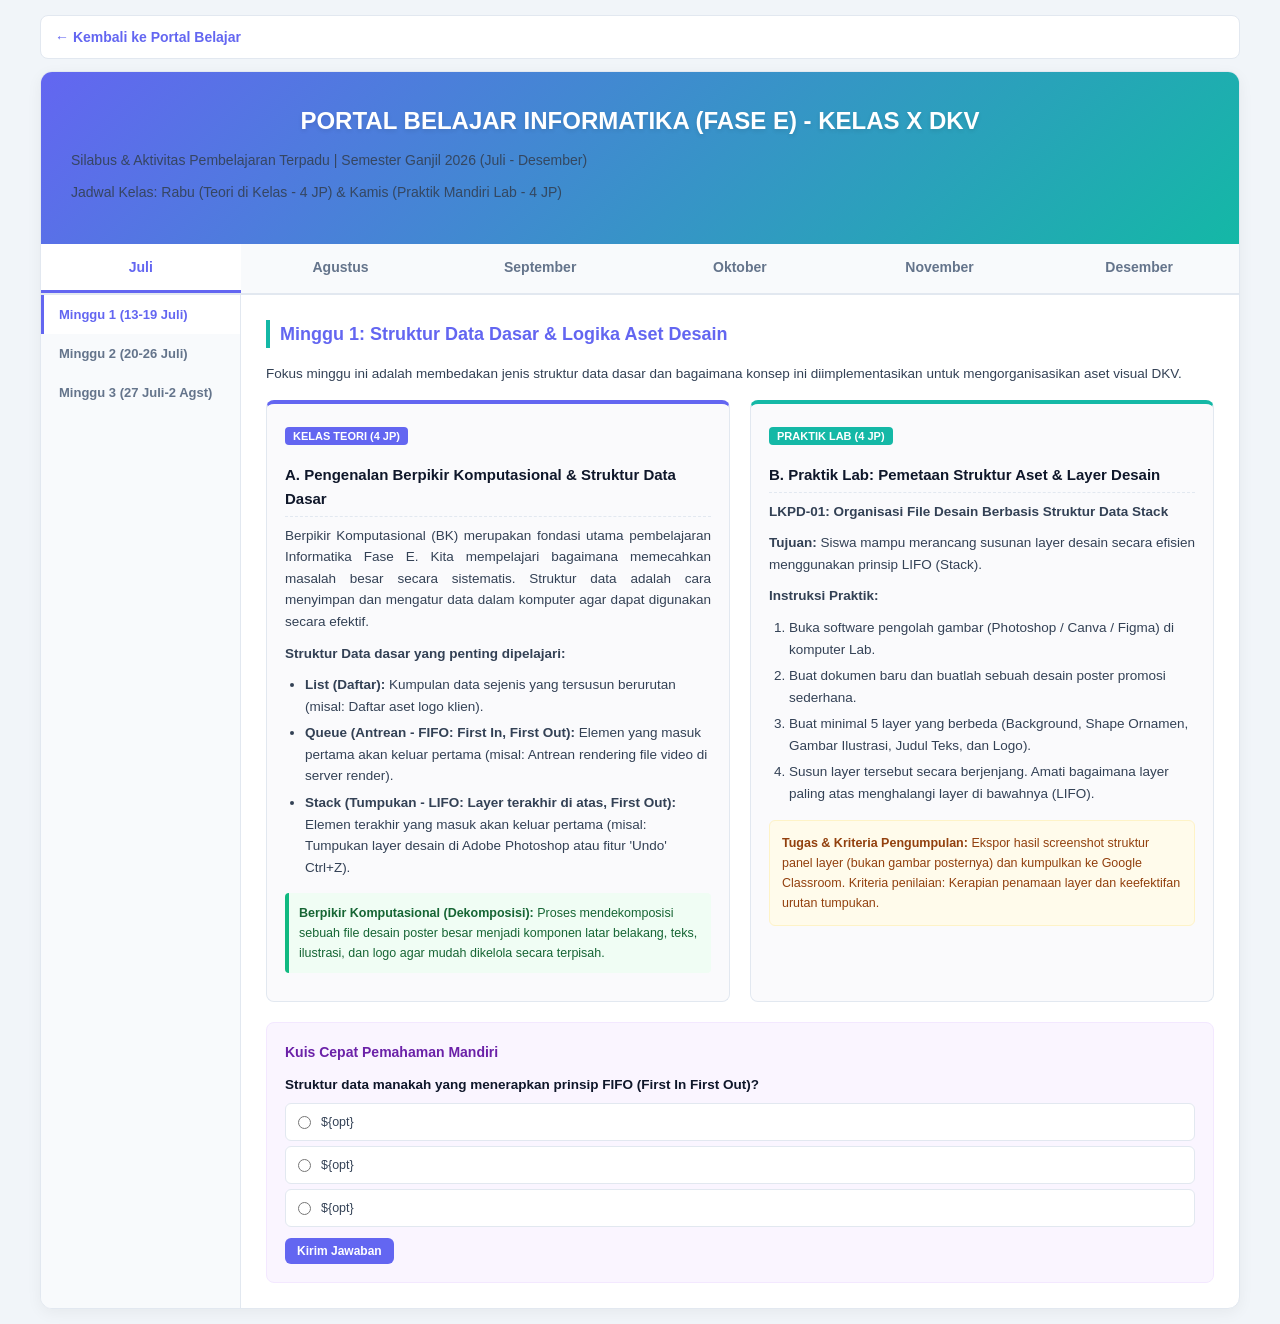
<file: mapel/informatika-x/index.html>
<!DOCTYPE html>
<html lang="id">
<head>
    <meta charset="UTF-8">
    <meta name="viewport" content="width=device-width, initial-scale=1.0">
    <title>E-Learning Informatika Kelas X DKV</title>
        <link rel="stylesheet" href="style.css">
</head>
<body>

<div class="portal-topnav"><a href="../../index.html">← Kembali ke Portal Belajar</a></div>

<div class="container">
    <header>
        <h1>PORTAL BELAJAR INFORMATIKA (FASE E) - KELAS X DKV</h1>
        <p>Silabus &amp; Aktivitas Pembelajaran Terpadu | Semester Ganjil 2026 (Juli - Desember)</p>
        <p>Jadwal Kelas: Rabu (Teori di Kelas - 4 JP) &amp; Kamis (Praktik Mandiri Lab - 4 JP)</p>
    </header>

    <!-- Month Navigation (Top Level) -->
    <div class="month-tabs">
        <button class="month-btn active" onclick="switchMonth(event, 'juli')">Juli</button>
        <button class="month-btn" onclick="switchMonth(event, 'agustus')">Agustus</button>
        <button class="month-btn" onclick="switchMonth(event, 'september')">September</button>
        <button class="month-btn" onclick="switchMonth(event, 'oktober')">Oktober</button>
        <button class="month-btn" onclick="switchMonth(event, 'november')">November</button>
        <button class="month-btn" onclick="switchMonth(event, 'desember')">Desember</button>
    </div>

    <div class="main-layout">
        <!-- Week Sidebar (Second Level) -->
        <div class="week-sidebar" id="week-sidebar">
            <!-- Dynamically populated by JS based on selected month -->
        </div>

        <!-- Content Area -->
        <div class="content-area" id="content-area">
            <!-- Dynamically populated by JS -->
        </div>
    </div>
</div>

    <script src="app.js"></script>

</body>
</html>
</file>
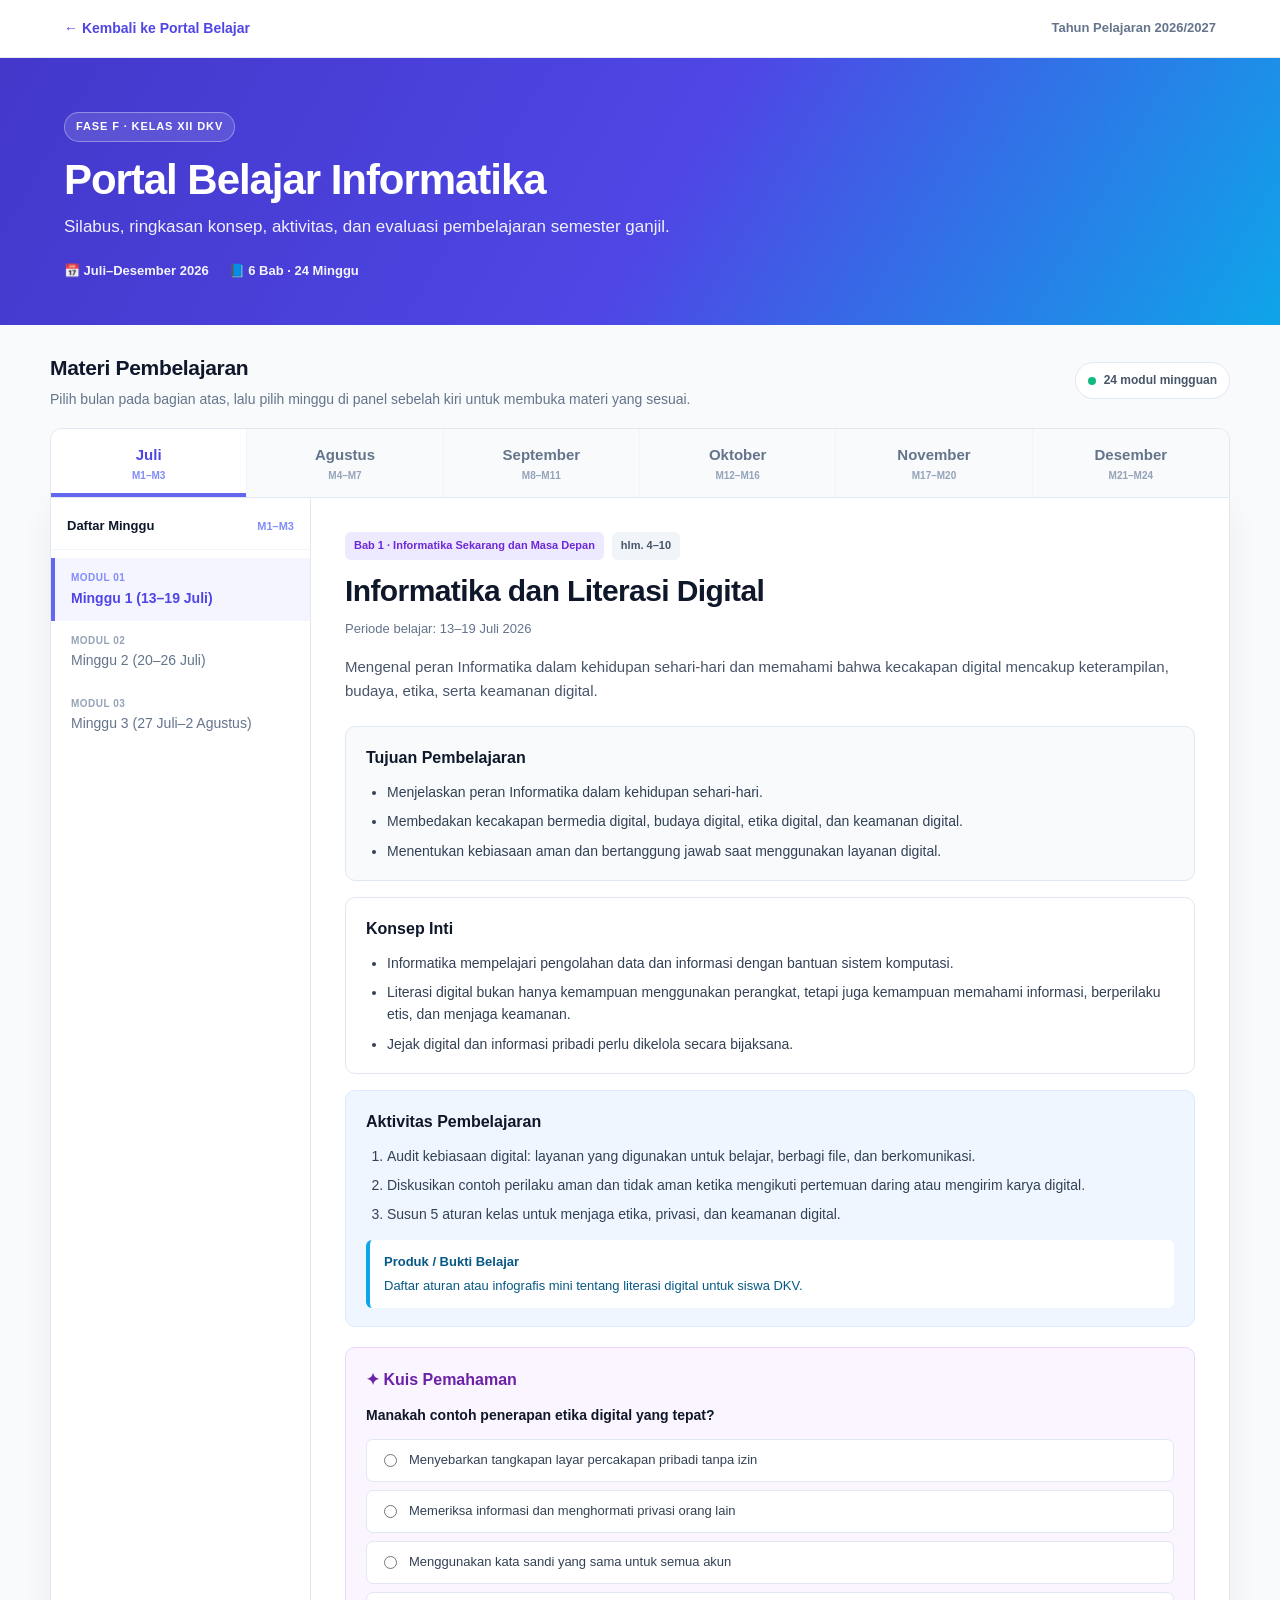
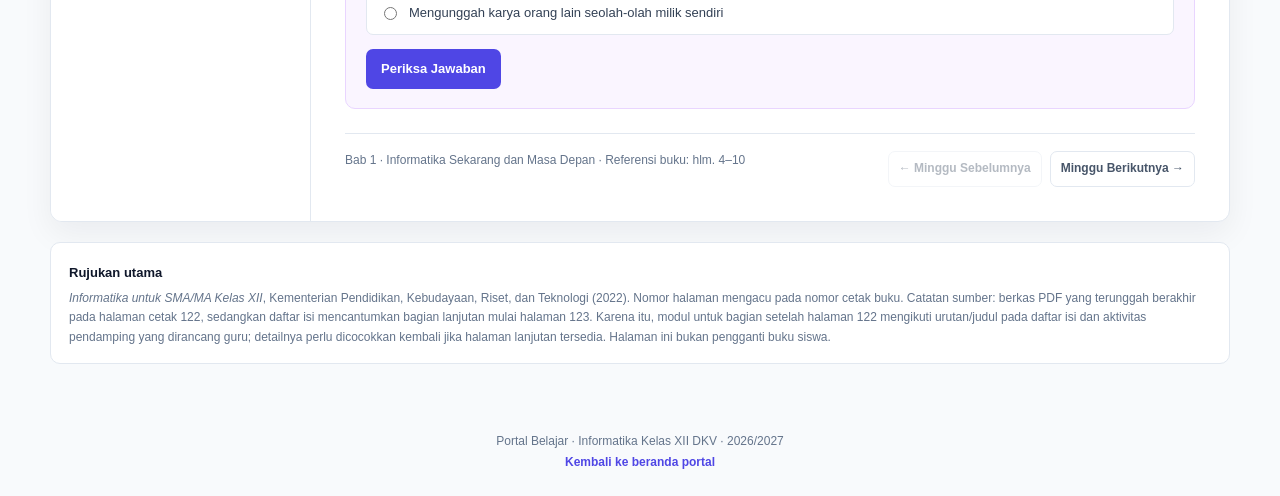
<file: mapel/informatika-xii/index.html>
<!DOCTYPE html>
<html lang="id">
<head>
  <meta charset="UTF-8">
  <meta name="viewport" content="width=device-width, initial-scale=1.0">
  <meta name="theme-color" content="#4f46e5">
  <meta name="description" content="Portal belajar Informatika Kelas XII DKV dengan navigasi bulan, minggu, rangkuman, aktivitas, dan kuis yang mengacu pada buku Informatika SMA/MA Kelas XII.">
  <title>Informatika Kelas XII DKV | Portal Belajar</title>
  <link rel="stylesheet" href="style.css">
  <script src="app.js" defer></script>
</head>
<body>
  <nav class="topbar" aria-label="Navigasi utama">
    <a class="back-link" href="../../index.html"><span aria-hidden="true">←</span> Kembali ke Portal Belajar</a>
    <span class="topbar-meta">Tahun Pelajaran 2026/2027</span>
  </nav>

  <header class="course-hero">
    <div class="hero-inner">
      <span class="eyebrow">FASE F · KELAS XII DKV</span>
      <h1>Portal Belajar Informatika</h1>
      <p>Silabus, ringkasan konsep, aktivitas, dan evaluasi pembelajaran semester ganjil.</p>
      <div class="hero-meta"><span>📅 Juli–Desember 2026</span><span>📘 6 Bab · 24 Minggu</span></div>
    </div>
  </header>

  <main class="course-shell">
    <section class="course-intro" aria-label="Petunjuk penggunaan">
      <div>
        <h2>Materi Pembelajaran</h2>
        <p>Pilih bulan pada bagian atas, lalu pilih minggu di panel sebelah kiri untuk membuka materi yang sesuai.</p>
      </div>
      <div class="intro-chip"><span class="chip-dot"></span> 24 modul mingguan</div>
    </section>

    <nav class="month-tabs" id="month-tabs" aria-label="Pilih bulan"></nav>

    <div class="main-layout">
      <aside class="week-sidebar" aria-label="Navigasi minggu">
        <div class="sidebar-heading"><span>Daftar Minggu</span><small id="month-week-range">M1–M3</small></div>
        <div class="week-list" id="week-sidebar"></div>
      </aside>
      <section class="content-area" id="content-area" aria-live="polite" aria-busy="false">
        <noscript>Aktifkan JavaScript agar navigasi bulan, minggu, dan kuis dapat digunakan.</noscript>
      </section>
    </div>

    <aside class="source-note">
      <strong>Rujukan utama</strong>
      <p><em>Informatika untuk SMA/MA Kelas XII</em>, Kementerian Pendidikan, Kebudayaan, Riset, dan Teknologi (2022). Nomor halaman mengacu pada nomor cetak buku. Catatan sumber: berkas PDF yang terunggah berakhir pada halaman cetak 122, sedangkan daftar isi mencantumkan bagian lanjutan mulai halaman 123. Karena itu, modul untuk bagian setelah halaman 122 mengikuti urutan/judul pada daftar isi dan aktivitas pendamping yang dirancang guru; detailnya perlu dicocokkan kembali jika halaman lanjutan tersedia. Halaman ini bukan pengganti buku siswa.</p>
    </aside>
  </main>

  <footer class="site-footer">
    <p>Portal Belajar · Informatika Kelas XII DKV · 2026/2027</p>
    <p><a href="../../index.html">Kembali ke beranda portal</a></p>
  </footer>
</body>
</html>
</file>
<file: assets/css/landing.css>
:root {
            --primary: #4f46e5;
            --primary-hover: #4338ca;
            --secondary: #14b8a6;
            --secondary-hover: #0d9488;
            --dark: #0f172a;
            --light: #f8fafc;
            --gray: #64748b;
            --border: #e2e8f0;
            --accent-bg: #f1f5f9;
        }

* {
            box-sizing: border-box;
            margin: 0;
            padding: 0;
            font-family: 'Segoe UI', -apple-system, BlinkMacSystemFont, Roboto, sans-serif;
        }

        html, body {
            width: 100%;
            overflow-x: hidden; /* Kunci untuk menghilangkan celah kosong di sisi kanan */
        }

        body {
            background-color: var(--accent-bg);
            color: var(--dark);
            line-height: 1.6;
            display: flex;
            flex-direction: column;
            min-height: 100vh;
        }

        /* Navbar */
        .navbar {
            background-color: white;
            border-bottom: 1px solid var(--border);
            padding: 1rem 5%;
            display: flex;
            justify-content: space-between;
            align-items: center;
            box-shadow: 0 2px 10px rgba(0, 0, 0, 0.02);
            position: sticky;
            top: 0;
            z-index: 100;
        }

        .navbar-brand {
            display: flex;
            align-items: center;
            gap: 12px;
        }

        .navbar-brand .logo-icon {
            background: linear-gradient(135deg, var(--primary), var(--secondary));
            color: white;
            width: 40px;
            height: 40px;
            display: flex;
            align-items: center;
            justify-content: center;
            border-radius: 8px;
            font-weight: bold;
            font-size: 1.2rem;
        }

        .navbar-brand h1 {
            font-size: 1.25rem;
            font-weight: 700;
            color: var(--dark);
        }

        .navbar-meta {
            font-size: 0.9rem;
            color: var(--gray);
            font-weight: 600;
        }

        /* Hero Section */
        .hero {
            background: linear-gradient(135deg, var(--primary), #3b82f6);
            color: white;
            padding: 4rem 5%;
            text-align: center;
            position: relative;
            overflow-x: hidden;
        }

        .hero::after {
            content: '';
            position: absolute;
            bottom: -50px;
            left: 0;
            width: 100%;
            height: 100px;
            background: var(--accent-bg);
            transform: skewY(-2deg);
        }

        .hero-content {
            position: relative;
            z-index: 10;
            max-width: 800px;
            margin: 0 auto;
        }

        .hero h2 {
            font-size: 2.5rem;
            font-weight: 800;
            margin-bottom: 1rem;
            text-shadow: 0 2px 10px rgba(0,0,0,0.1);
        }

        .hero p {
            font-size: 1.1rem;
            opacity: 0.9;
        }

        /* Main Content Container */
        .container {
            max-width: 1200px;
            margin: 0 auto;
            padding: 3rem 5%;
            flex-grow: 1;
        }

        .section-header {
            text-align: center;
            margin-bottom: 2.5rem;
        }

        .section-header h3 {
            font-size: 1.75rem;
            color: var(--dark);
            margin-bottom: 0.5rem;
        }

        .section-header p {
            color: var(--gray);
        }

        /* Grid Layout */
        .grid-cards {
            display: grid;
            grid-template-columns: repeat(auto-fit, minmax(320px, 1fr));
            gap: 2rem;
        }

        /* Card Component */
        .card {
            background: white;
            border: 1px solid var(--border);
            border-radius: 12px;
            overflow-x: hidden;
            box-shadow: 0 4px 15px rgba(0, 0, 0, 0.04);
            transition: all 0.3s ease;
            display: flex;
            flex-direction: column;
        }

        .card:hover {
            transform: translateY(-8px);
            box-shadow: 0 12px 25px rgba(0, 0, 0, 0.1);
            border-color: var(--primary);
        }

        .card-cover {
            height: 160px;
            display: flex;
            align-items: center;
            justify-content: center;
            font-size: 3.5rem;
            position: relative;
        }

        .card-cover.modul-1 {
            background: linear-gradient(135deg, #f0f9ff, #e0f2fe);
        }
        .card-cover.modul-2 {
            background: linear-gradient(135deg, #f5f3ff, #ede9fe);
        }
        .card-cover.modul-3 {
            background: linear-gradient(135deg, #f0fdf4, #dcfce7);
        }

        .card-body {
            padding: 1.8rem;
            display: flex;
            flex-direction: column;
            flex-grow: 1;
        }

        .badge-wrapper {
            margin-bottom: 1rem;
        }

        .badge {
            display: inline-block;
            padding: 5px 12px;
            border-radius: 20px;
            font-size: 0.75rem;
            font-weight: 700;
            text-transform: uppercase;
            letter-spacing: 0.5px;
        }

        .badge.fase-e {
            background-color: #ede9fe;
            color: #6d28d9;
        }

        .badge.fase-f {
            background-color: #dcfce7;
            color: #15803d;
        }

        .card-title {
            font-size: 1.25rem;
            font-weight: 700;
            color: var(--dark);
            margin-bottom: 0.75rem;
            line-height: 1.4;
        }

        .card-desc {
            color: var(--gray);
            font-size: 0.95rem;
            margin-bottom: 1.5rem;
            flex-grow: 1;
        }

        .card-footer {
            margin-top: auto;
        }

        .btn-access {
            display: block;
            width: 100%;
            text-align: center;
            background: var(--primary);
            color: white;
            text-decoration: none;
            padding: 0.8rem;
            border-radius: 8px;
            font-weight: 600;
            transition: background 0.2s;
        }

        .btn-access:hover {
            background: var(--primary-hover);
        }

        .btn-access.secondary {
            background: var(--secondary);
        }
        
        .btn-access.secondary:hover {
            background: var(--secondary-hover);
        }

        /* Footer */
        footer {
            background: white;
            border-top: 1px solid var(--border);
            text-align: center;
            padding: 2rem 5%;
            color: var(--gray);
            font-size: 0.9rem;
            margin-top: auto;
        }

        /* Responsiveness */
        @media (max-width: 768px) {
            .hero {
                padding: 3rem 5% 4rem;
            }
            .hero h2 {
                font-size: 2rem;
            }
            .navbar {
                flex-direction: column;
                gap: 10px;
                padding: 1rem;
            }
        }
</file>
<file: mapel/desain-media-interaktif-xii/style.css>
:root {
            --primary: #4f46e5;
            --primary-hover: #4338ca;
            --secondary: #0ea5e9;
            --dark: #0f172a;
            --light: #f8fafc;
            --gray: #64748b;
            --border: #e2e8f0;
            --success: #10b981;
            --warning: #f59e0b;
            --accent-bg: #f1f5f9;
        }

        * {
            box-sizing: border-box;
            margin: 0;
            padding: 0;
            font-family: 'Segoe UI', -apple-system, BlinkMacSystemFont, Roboto, sans-serif;
        }

        body {
            background-color: #f1f5f9;
            color: var(--dark);
            padding: 15px;
            line-height: 1.6;
        }

        .container {
            max-width: 1200px;
            margin: 0 auto;
            background: white;
            border-radius: 12px;
            box-shadow: 0 4px 15px rgba(0, 0, 0, 0.05);
            overflow: hidden;
            border: 1px solid var(--border);
        }

        header {
            background: linear-gradient(135deg, var(--primary), var(--secondary));
            color: white;
            padding: 35px 20px;
            text-align: center;
        }

        header h1 {
            font-size: 26px;
            margin-bottom: 8px;
            font-weight: 700;
        }

        header p {
            font-size: 14px;
            opacity: 0.9;
            max-width: 800px;
            margin: 0 auto;
        }

        /* Monthly Selection Navigation */
        .month-tabs {
            display: flex;
            background: #f8fafc;
            border-bottom: 2px solid var(--border);
            overflow-x: auto;
            scroll-behavior: smooth;
        }

        .month-btn {
            flex: 1;
            padding: 15px 20px;
            border: none;
            background: none;
            cursor: pointer;
            font-size: 15px;
            font-weight: 700;
            color: var(--gray);
            text-align: center;
            transition: all 0.3s ease;
            white-space: nowrap;
            border-bottom: 3px solid transparent;
        }

        .month-btn:hover {
            color: var(--primary);
            background: #f1f5f9;
        }

        .month-btn.active {
            color: var(--primary);
            border-bottom-color: var(--primary);
            background: white;
        }

        /* Monthly View Container */
        .month-content {
            display: none;
            padding: 20px;
            animation: fadeIn 0.4s ease;
        }

        .month-content.active {
            display: block;
        }

        /* Weekly Left Sidebar Layout */
        .weekly-layout {
            display: grid;
            grid-template-columns: 1fr;
            gap: 25px;
        }

        @media (min-width: 900px) {
            .weekly-layout {
                grid-template-columns: 240px 1fr;
            }
        }

        .week-nav {
            display: flex;
            flex-direction: row;
            gap: 10px;
            overflow-x: auto;
            border-bottom: 1px solid var(--border);
            padding-bottom: 15px;
            margin-bottom: 15px;
        }

        @media (min-width: 900px) {
            .week-nav {
                flex-direction: column;
                border-bottom: none;
                border-right: 2px solid var(--border);
                padding-bottom: 0;
                padding-right: 15px;
                margin-bottom: 0;
            }
        }

        .week-btn {
            padding: 12px 15px;
            border: 1px solid var(--border);
            background: #f8fafc;
            border-radius: 6px;
            cursor: pointer;
            font-size: 13px;
            font-weight: 600;
            color: var(--gray);
            text-align: left;
            transition: all 0.2s ease;
            white-space: nowrap;
        }

        .week-btn:hover {
            border-color: var(--primary);
            color: var(--primary);
            background: #f5f3ff;
        }

        .week-btn.active {
            background: var(--primary);
            color: white;
            border-color: var(--primary);
        }

        /* Weekly Contents */
        .week-content-wrapper {
            animation: fadeIn 0.3s ease;
        }

        .week-view {
            display: none;
        }

        .week-view.active {
            display: block;
        }

        @keyframes fadeIn {
            from { opacity: 0; transform: translateY(8px); }
            to { opacity: 1; transform: translateY(0); }
        }

        h2 {
            font-size: 20px;
            color: var(--primary);
            margin-bottom: 15px;
            border-left: 5px solid var(--secondary);
            padding-left: 12px;
            font-weight: 700;
        }

        h3 {
            font-size: 15px;
            color: var(--dark);
            margin-top: 15px;
            margin-bottom: 8px;
            border-bottom: 1px dashed var(--border);
            padding-bottom: 5px;
        }

        p {
            margin-bottom: 12px;
            color: #334155;
            font-size: 14px;
            text-align: justify;
        }

        ul, ol {
            margin-left: 20px;
            margin-bottom: 15px;
            font-size: 14px;
            color: #334155;
        }

        li {
            margin-bottom: 6px;
        }

        /* Wednesday & Thursday Panels Split */
        .day-grid {
            display: grid;
            grid-template-columns: 1fr;
            gap: 20px;
            margin-top: 15px;
        }

        @media (min-width: 900px) {
            .day-grid {
                grid-template-columns: 1fr 1fr;
            }
        }

        .day-card {
            background: var(--light);
            border: 1px solid var(--border);
            border-radius: 8px;
            padding: 20px;
            display: flex;
            flex-direction: column;
            justify-content: space-between;
        }

        .day-card.wednesday {
            border-top: 4px solid var(--primary);
        }

        .day-card.thursday {
            border-top: 4px solid var(--secondary);
        }

        .badge-day {
            align-self: flex-start;
            color: white;
            padding: 4px 10px;
            font-size: 11px;
            font-weight: bold;
            border-radius: 4px;
            margin-bottom: 15px;
            text-transform: uppercase;
        }

        .wednesday .badge-day {
            background: var(--primary);
        }

        .thursday .badge-day {
            background: var(--secondary);
        }

        .highlight-box {
            background-color: #f0fdf4;
            border-left: 4px solid var(--success);
            padding: 12px;
            border-radius: 4px;
            margin: 12px 0;
            font-size: 13px;
            color: #166534;
        }

        .assignment-box {
            background: #fffbeb;
            border: 1px solid #fef3c7;
            padding: 15px;
            border-radius: 6px;
            color: #92400e;
            margin-top: 15px;
            font-size: 13px;
        }

        /* Quiz Section */
        .quiz-section {
            background: #faf5ff;
            border: 1px solid #f3e8ff;
            border-radius: 8px;
            padding: 20px;
            margin-top: 25px;
        }

        .quiz-section h4 {
            color: #6b21a8;
            margin-bottom: 12px;
            font-size: 15px;
            font-weight: 700;
        }

        .question {
            font-weight: 600;
            font-size: 14px;
            margin-bottom: 10px;
            color: var(--dark);
        }

        .options-list {
            list-style: none;
            margin-left: 0;
            margin-bottom: 12px;
        }

        .option-label {
            display: flex;
            align-items: center;
            background: white;
            border: 1px solid var(--border);
            padding: 10px 12px;
            border-radius: 6px;
            cursor: pointer;
            transition: all 0.2s;
            font-size: 13px;
            margin-bottom: 6px;
        }

        .option-label:hover {
            border-color: var(--primary);
            background: #f5f3ff;
        }

        .option-label input {
            margin-right: 10px;
            accent-color: var(--primary);
        }

        .btn {
            background: var(--primary);
            color: white;
            padding: 8px 16px;
            border: none;
            border-radius: 6px;
            font-size: 12px;
            font-weight: 600;
            cursor: pointer;
            transition: background 0.2s;
        }

        .btn:hover {
            background: var(--primary-hover);
        }

        .feedback {
            margin-top: 10px;
            padding: 10px;
            border-radius: 6px;
            font-size: 13px;
            font-weight: 600;
            display: none;
        }

        .feedback.correct {
            background: #ecfdf5;
            color: #065f46;
            border: 1px solid #a7f3d0;
            display: block;
        }

        .feedback.incorrect {
            background: #fef2f2;
            color: #991b1b;
            border: 1px solid #fca5a5;
            display: block;
        }

        /* Rubric Table styling */
        .rubric-table {
            width: 100%;
            border-collapse: collapse;
            font-size: 12px;
            margin-top: 10px;
        }

        .rubric-table th {
            background: #475569;
            color: white;
            padding: 8px;
            text-align: left;
            border: 1px solid #cbd5e1;
        }

        .rubric-table td {
            padding: 8px;
            border: 1px solid #cbd5e1;
        }


/* Shared navigation back to the portal landing page */
.portal-topnav {
    max-width: 1200px;
    margin: 0 auto 12px;
    padding: 10px 14px;
    border: 1px solid var(--border, #e2e8f0);
    border-radius: 8px;
    background: #ffffff;
    font-size: 14px;
    font-weight: 700;
}
.portal-topnav a { color: var(--primary, #4f46e5); text-decoration: none; }
.portal-topnav a:hover { text-decoration: underline; }
</file>
<file: mapel/informatika-x/style.css>
:root {
            --primary: #6366f1;
            --primary-hover: #4f46e5;
            --secondary: #14b8a6;
            --dark: #0f172a;
            --light: #f8fafc;
            --gray: #64748b;
            --border: #e2e8f0;
            --success: #10b981;
            --warning: #f59e0b;
            --accent-bg: #f1f5f9;
        }

        * {
            box-sizing: border-box;
            margin: 0;
            padding: 0;
            font-family: 'Segoe UI', -apple-system, BlinkMacSystemFont, Roboto, sans-serif;
        }

        body {
            background-color: #f1f5f9;
            color: var(--dark);
            padding: 15px;
            line-height: 1.6;
        }

        .container {
            max-width: 1200px;
            margin: 0 auto;
            background: white;
            border-radius: 12px;
            box-shadow: 0 4px 15px rgba(0, 0, 0, 0.05);
            overflow: hidden;
            border: 1px solid var(--border);
        }

        header {
            background: linear-gradient(135deg, var(--primary), var(--secondary));
            color: white;
            padding: 30px;
            text-align: center;
        }

        header h1 {
            font-size: 24px;
            margin-bottom: 8px;
            font-weight: 700;
            text-shadow: 0 2px 4px rgba(0,0,0,0.1);
        }

        header p {
            font-size: 14px;
            opacity: 0.9;
        }

        /* Top Month Navigation Tabs */
        .month-tabs {
            display: flex;
            background: #f8fafc;
            border-bottom: 2px solid var(--border);
            overflow-x: auto;
        }

        .month-btn {
            flex: 1;
            padding: 15px 10px;
            border: none;
            background: none;
            cursor: pointer;
            font-size: 14px;
            font-weight: 600;
            color: var(--gray);
            text-align: center;
            transition: all 0.3s ease;
            white-space: nowrap;
            border-bottom: 3px solid transparent;
        }

        .month-btn:hover {
            color: var(--primary);
            background: #f1f5f9;
        }

        .month-btn.active {
            color: var(--primary);
            border-bottom-color: var(--primary);
            background: white;
        }

        /* Double Column Layout: Left Sidebar for Weeks, Right for Content */
        .main-layout {
            display: flex;
            min-height: 500px;
        }

        @media (max-width: 768px) {
            .main-layout {
                flex-direction: column;
            }
        }

        .week-sidebar {
            width: 200px;
            background: #f8fafc;
            border-right: 1px solid var(--border);
            display: flex;
            flex-direction: column;
        }

        @media (max-width: 768px) {
            .week-sidebar {
                width: 100%;
                border-right: none;
                border-bottom: 1px solid var(--border);
                flex-direction: row;
                overflow-x: auto;
            }
        }

        .week-btn {
            padding: 12px 15px;
            border: none;
            background: none;
            cursor: pointer;
            text-align: left;
            font-size: 13px;
            font-weight: 600;
            color: var(--gray);
            border-left: 3px solid transparent;
            transition: all 0.2s;
        }

        @media (max-width: 768px) {
            .week-btn {
                border-left: none;
                border-bottom: 3px solid transparent;
                padding: 10px 15px;
                white-space: nowrap;
            }
        }

        .week-btn:hover {
            background: #f1f5f9;
            color: var(--primary);
        }

        .week-btn.active {
            background: white;
            color: var(--primary);
            border-left-color: var(--primary);
        }

        @media (max-width: 768px) {
            .week-btn.active {
                border-left-color: transparent;
                border-bottom-color: var(--primary);
            }
        }

        /* Content Area */
        .content-area {
            flex: 1;
            padding: 25px;
        }

        .week-content {
            display: none;
            animation: fadeIn 0.3s ease;
        }

        .week-content.active {
            display: block;
        }

        @keyframes fadeIn {
            from { opacity: 0; transform: translateY(5px); }
            to { opacity: 1; transform: translateY(0); }
        }

        h2 {
            font-size: 18px;
            color: var(--primary);
            margin-bottom: 15px;
            border-left: 4px solid var(--secondary);
            padding-left: 10px;
            font-weight: 700;
        }

        h3 {
            font-size: 15px;
            color: var(--dark);
            margin-top: 15px;
            margin-bottom: 8px;
            border-bottom: 1px dashed var(--border);
            padding-bottom: 5px;
        }

        p {
            margin-bottom: 10px;
            color: #334155;
            font-size: 13.5px;
            text-align: justify;
        }

        ul, ol {
            margin-left: 20px;
            margin-bottom: 15px;
            font-size: 13.5px;
            color: #334155;
        }

        li {
            margin-bottom: 5px;
        }

        .day-grid {
            display: grid;
            grid-template-columns: 1fr;
            gap: 20px;
            margin-top: 15px;
        }

        @media (min-width: 900px) {
            .day-grid {
                grid-template-columns: 1fr 1fr;
            }
        }

        .day-card {
            background: #fafafc;
            border: 1px solid var(--border);
            border-radius: 8px;
            padding: 18px;
            display: flex;
            flex-direction: column;
            justify-content: space-between;
        }

        .day-card.wednesday {
            border-top: 4px solid var(--primary);
        }

        .day-card.thursday {
            border-top: 4px solid var(--secondary);
        }

        .badge-day {
            align-self: flex-start;
            color: white;
            padding: 3px 8px;
            font-size: 11px;
            font-weight: bold;
            border-radius: 4px;
            margin-bottom: 12px;
            text-transform: uppercase;
        }

        .wednesday .badge-day {
            background: var(--primary);
        }

        .thursday .badge-day {
            background: var(--secondary);
        }

        .highlight-box {
            background-color: #f0fdf4;
            border-left: 4px solid var(--success);
            padding: 10px;
            border-radius: 4px;
            margin: 10px 0;
            font-size: 12.5px;
            color: #166534;
        }

        .assignment-box {
            background: #fffbeb;
            border: 1px solid #fef3c7;
            padding: 12px;
            border-radius: 6px;
            color: #92400e;
            margin-top: 12px;
            font-size: 12.5px;
        }

        /* Quiz Container */
        .quiz-section {
            background: #faf5ff;
            border: 1px solid #f3e8ff;
            border-radius: 8px;
            padding: 18px;
            margin-top: 20px;
        }

        .quiz-section h4 {
            color: #6b21a8;
            margin-bottom: 10px;
            font-size: 14px;
            font-weight: 700;
        }

        .question {
            font-weight: 600;
            font-size: 13.5px;
            margin-bottom: 8px;
            color: var(--dark);
        }

        .options-list {
            list-style: none;
            margin-left: 0;
            margin-bottom: 10px;
        }

        .option-label {
            display: flex;
            align-items: center;
            background: white;
            border: 1px solid var(--border);
            padding: 8px 12px;
            border-radius: 6px;
            cursor: pointer;
            transition: all 0.2s;
            font-size: 12.5px;
            margin-bottom: 5px;
        }

        .option-label:hover {
            border-color: var(--primary);
            background: #f5f3ff;
        }

        .option-label input {
            margin-right: 10px;
            accent-color: var(--primary);
        }

        .btn {
            background: var(--primary);
            color: white;
            padding: 6px 12px;
            border: none;
            border-radius: 6px;
            font-size: 12px;
            font-weight: 600;
            cursor: pointer;
            transition: background 0.2s;
        }

        .btn:hover {
            background: var(--primary-hover);
        }

        .feedback {
            margin-top: 8px;
            padding: 8px;
            border-radius: 6px;
            font-size: 12.5px;
            font-weight: 600;
            display: none;
        }

        .feedback.correct {
            background: #ecfdf5;
            color: #065f46;
            border: 1px solid #a7f3d0;
            display: block;
        }

        .feedback.incorrect {
            background: #fef2f2;
            color: #991b1b;
            border: 1px solid #fca5a5;
            display: block;
        }

        /* Rubric Styling */
        .rubric-table {
            width: 100%;
            border-collapse: collapse;
            font-size: 12px;
            margin-top: 10px;
        }

        .rubric-table th {
            background: #475569;
            color: white;
            padding: 6px 10px;
            text-align: left;
            border: 1px solid #cbd5e1;
        }

        .rubric-table td {
            padding: 6px 10px;
            border: 1px solid #cbd5e1;
        }


/* Shared navigation back to the portal landing page */
.portal-topnav {
    max-width: 1200px;
    margin: 0 auto 12px;
    padding: 10px 14px;
    border: 1px solid var(--border, #e2e8f0);
    border-radius: 8px;
    background: #ffffff;
    font-size: 14px;
    font-weight: 700;
}
.portal-topnav a { color: var(--primary, #4f46e5); text-decoration: none; }
.portal-topnav a:hover { text-decoration: underline; }
</file>
<file: mapel/informatika-xii/style.css>
/* Informatika XII DKV — layout bulan dan minggu */
:root {
  --primary: #4f46e5;
  --primary-dark: #4338ca;
  --secondary: #0ea5e9;
  --ink: #0f172a;
  --muted: #64748b;
  --soft: #f1f5f9;
  --line: #e2e8f0;
  --white: #ffffff;
  --green: #047857;
  --shadow: 0 12px 32px rgba(15, 23, 42, .06);
}
* { box-sizing: border-box; }
html { scroll-behavior: smooth; }
body { margin: 0; color: var(--ink); background: #f8fafc; font-family: "Segoe UI", -apple-system, BlinkMacSystemFont, Roboto, Arial, sans-serif; line-height: 1.6; }
a { color: var(--primary); }
.topbar { min-height: 58px; display: flex; justify-content: space-between; align-items: center; gap: 16px; padding: 12px max(5%, calc((100% - 1180px) / 2)); background: #fff; border-bottom: 1px solid var(--line); }
.back-link { text-decoration: none; font-size: 14px; font-weight: 700; }
.back-link:hover { color: var(--primary-dark); }
.topbar-meta { color: var(--muted); font-size: 13px; font-weight: 600; }
.course-hero { color: #fff; background: linear-gradient(120deg, #4338ca 0%, #4f46e5 52%, #0ea5e9 100%); padding: clamp(28px, 5vw, 54px) 5% 44px; }
.hero-inner { max-width: 1180px; margin: 0 auto; }
.eyebrow { display: inline-flex; align-items: center; padding: 5px 11px; border: 1px solid rgba(255,255,255,.35); border-radius: 999px; background: rgba(255,255,255,.12); color: #fff; letter-spacing: .08em; font-size: 11px; font-weight: 800; }
.course-hero h1 { margin: 14px 0 9px; font-size: clamp(27px, 4vw, 42px); line-height: 1.16; letter-spacing: -.025em; }
.course-hero p { max-width: 760px; margin: 0; color: rgba(255,255,255,.92); font-size: clamp(14px, 1.5vw, 17px); }
.hero-meta { display: flex; flex-wrap: wrap; gap: 10px 20px; margin-top: 20px; color: rgba(255,255,255,.94); font-size: 13px; font-weight: 600; }
.course-shell { width: min(1180px, 94%); margin: 26px auto 44px; }
.course-intro { display: flex; align-items: center; justify-content: space-between; gap: 20px; margin: 0 0 18px; }
.course-intro h2 { margin: 0 0 3px; font-size: 21px; letter-spacing: -.015em; }
.course-intro p { margin: 0; color: var(--muted); font-size: 14px; }
.intro-chip { display: inline-flex; align-items: center; gap: 8px; white-space: nowrap; border: 1px solid var(--line); background: #fff; color: #475569; border-radius: 999px; padding: 8px 12px; font-size: 12px; font-weight: 700; }
.chip-dot { height: 8px; width: 8px; background: #10b981; border-radius: 50%; }
.month-tabs { display: flex; overflow-x: auto; background: #fff; border: 1px solid var(--line); border-bottom: 0; border-radius: 12px 12px 0 0; scrollbar-width: thin; }
.month-btn { position: relative; flex: 1 0 120px; min-width: 105px; display: flex; flex-direction: column; gap: 1px; justify-content: center; align-items: center; padding: 14px 12px 13px; color: var(--muted); background: #f8fafc; border: 0; border-right: 1px solid #f1f5f9; cursor: pointer; font: inherit; font-size: 15px; font-weight: 700; transition: color .18s, background .18s; }
.month-btn:last-child { border-right: 0; }
.month-btn small { color: #94a3b8; font-size: 10px; font-weight: 700; }
.month-btn:hover { background: #f1f5f9; color: var(--primary); }
.month-btn.active { background: #fff; color: var(--primary); }
.month-btn.active::after { position: absolute; right: 0; bottom: 0; left: 0; height: 4px; background: #6366f1; content: ""; }
.month-btn.active small { color: #818cf8; }
.main-layout { display: grid; grid-template-columns: 260px minmax(0, 1fr); min-height: 620px; background: #fff; border: 1px solid var(--line); border-radius: 0 0 12px 12px; overflow: hidden; box-shadow: var(--shadow); }
.week-sidebar { min-width: 0; background: #fff; border-right: 1px solid var(--line); }
.sidebar-heading { display: flex; align-items: center; justify-content: space-between; gap: 10px; padding: 18px 16px 12px; border-bottom: 1px solid #f1f5f9; font-size: 13px; font-weight: 800; }
.sidebar-heading small { color: #818cf8; font-size: 11px; }
.week-list { padding: 8px 0 14px; }
.week-btn { display: block; width: 100%; padding: 13px 16px; text-align: left; color: #64748b; background: #fff; border: 0; border-left: 4px solid transparent; cursor: pointer; font: inherit; font-size: 14px; line-height: 1.45; transition: color .15s, background .15s, border-color .15s; }
.week-btn:hover { color: var(--primary); background: #f8fafc; }
.week-btn.active { color: var(--primary); background: #f5f5ff; border-left-color: #6366f1; font-weight: 700; }
.week-btn .week-number { display: block; color: #94a3b8; font-size: 10px; text-transform: uppercase; letter-spacing: .05em; font-weight: 800; margin-bottom: 2px; }
.week-btn.active .week-number { color: #818cf8; }
.content-area { min-width: 0; padding: clamp(20px, 3vw, 34px); }
.lesson-topline { display: flex; flex-wrap: wrap; align-items: center; gap: 8px; margin-bottom: 12px; }
.lesson-badge, .page-badge { display: inline-flex; align-items: center; border-radius: 6px; padding: 5px 9px; font-size: 11px; font-weight: 800; }
.lesson-badge { background: #ede9fe; color: #6d28d9; }
.page-badge { background: #f1f5f9; color: #475569; }
.lesson-title { margin: 0 0 10px; font-size: clamp(22px, 3vw, 30px); line-height: 1.25; letter-spacing: -.02em; }
.lesson-dates { color: var(--muted); font-size: 13px; margin-bottom: 15px; }
.lesson-summary { margin: 0 0 23px; color: #475569; font-size: 15px; max-width: 850px; }
.info-card { border: 1px solid var(--line); border-radius: 10px; padding: 18px 20px; margin-top: 16px; }
.info-card h3 { margin: 0 0 10px; font-size: 16px; }
.info-card ul, .info-card ol { margin: 0; padding-left: 21px; color: #334155; font-size: 14px; }
.info-card li + li { margin-top: 7px; }
.goal-card { background: #f8fafc; }
.concept-card { background: #fff; }
.activity-card { background: #eff6ff; border-color: #dbeafe; }
.output-box { margin-top: 14px; padding: 12px 14px; border-left: 4px solid #0ea5e9; border-radius: 6px; background: #fff; color: #075985; font-size: 13px; }
.output-box strong { display: block; margin-bottom: 3px; }
.quiz-card { margin-top: 20px; border: 1px solid #e9d5ff; border-radius: 10px; background: #faf5ff; padding: 19px 20px; }
.quiz-heading { display: flex; align-items: center; gap: 9px; margin: 0 0 11px; color: #6b21a8; font-size: 16px; }
.quiz-question { margin: 0 0 13px; color: var(--ink); font-size: 14px; font-weight: 700; }
.quiz-options { display: grid; gap: 8px; }
.quiz-option { display: flex; align-items: flex-start; gap: 9px; padding: 10px 12px; border: 1px solid var(--line); border-radius: 7px; background: #fff; cursor: pointer; font-size: 13px; color: #334155; }
.quiz-option:hover { border-color: #c4b5fd; background: #fdfcff; }
.quiz-option input { margin-top: 4px; accent-color: var(--primary); }
.quiz-actions { display: flex; flex-wrap: wrap; align-items: center; gap: 10px; margin-top: 14px; }
.btn { border: 0; border-radius: 7px; background: var(--primary); color: #fff; padding: 10px 15px; cursor: pointer; font: inherit; font-size: 13px; font-weight: 800; }
.btn:hover { background: var(--primary-dark); }
.btn:focus-visible, .month-btn:focus-visible, .week-btn:focus-visible, a:focus-visible, input:focus-visible { outline: 3px solid #a5b4fc; outline-offset: 2px; }
.quiz-feedback { display: none; margin-top: 12px; padding: 11px 13px; border-radius: 7px; font-size: 13px; }
.quiz-feedback.show { display: block; }
.quiz-feedback.correct { color: #065f46; background: #ecfdf5; border: 1px solid #a7f3d0; }
.quiz-feedback.incorrect { color: #991b1b; background: #fef2f2; border: 1px solid #fecaca; }
.lesson-footer { display: flex; justify-content: space-between; flex-wrap: wrap; gap: 12px; margin-top: 24px; padding-top: 17px; border-top: 1px solid var(--line); color: var(--muted); font-size: 12px; }
.lesson-nav { display: flex; flex-wrap: wrap; gap: 8px; }
.lesson-nav button { padding: 7px 10px; border: 1px solid var(--line); border-radius: 7px; background: #fff; color: #475569; font: inherit; font-weight: 700; cursor: pointer; }
.lesson-nav button:hover:not(:disabled) { color: var(--primary); border-color: #c7d2fe; }
.lesson-nav button:disabled { opacity: .4; cursor: not-allowed; }
.source-note { margin-top: 20px; padding: 16px 18px; border: 1px solid var(--line); border-radius: 10px; background: #fff; }
.source-note strong { font-size: 13px; }
.source-note p { margin: 5px 0 0; color: var(--muted); font-size: 12px; }
.site-footer { padding: 22px 5%; text-align: center; color: var(--muted); font-size: 12px; }
.site-footer p { margin: 2px 0; }
.site-footer a { text-decoration: none; font-weight: 700; }
@media (max-width: 820px) {
  .course-intro { align-items: flex-start; flex-direction: column; gap: 10px; }
  .main-layout { grid-template-columns: 1fr; }
  .week-sidebar { border-right: 0; border-bottom: 1px solid var(--line); }
  .sidebar-heading { padding-bottom: 9px; }
  .week-list { display: flex; gap: 6px; overflow-x: auto; padding: 8px 10px 12px; }
  .week-btn { width: auto; min-width: 175px; padding: 10px 12px; border: 1px solid var(--line); border-left: 1px solid var(--line); border-radius: 7px; }
  .week-btn.active { border-color: #c7d2fe; background: #f5f5ff; }
  .content-area { padding: 20px 16px 24px; }
}
@media (max-width: 520px) {
  .topbar { align-items: flex-start; flex-direction: column; gap: 3px; padding: 10px 4%; }
  .topbar-meta { font-size: 11px; }
  .course-shell { width: 94%; margin-top: 17px; }
  .month-btn { flex-basis: 92px; min-width: 92px; padding: 12px 9px; font-size: 14px; }
  .month-btn small { font-size: 9px; }
  .lesson-title { font-size: 23px; }
  .info-card, .quiz-card { padding: 15px; }
  .lesson-footer { flex-direction: column; }
}
@media (prefers-reduced-motion: reduce) { html { scroll-behavior: auto; } * { transition: none !important; animation: none !important; } }
</file>
